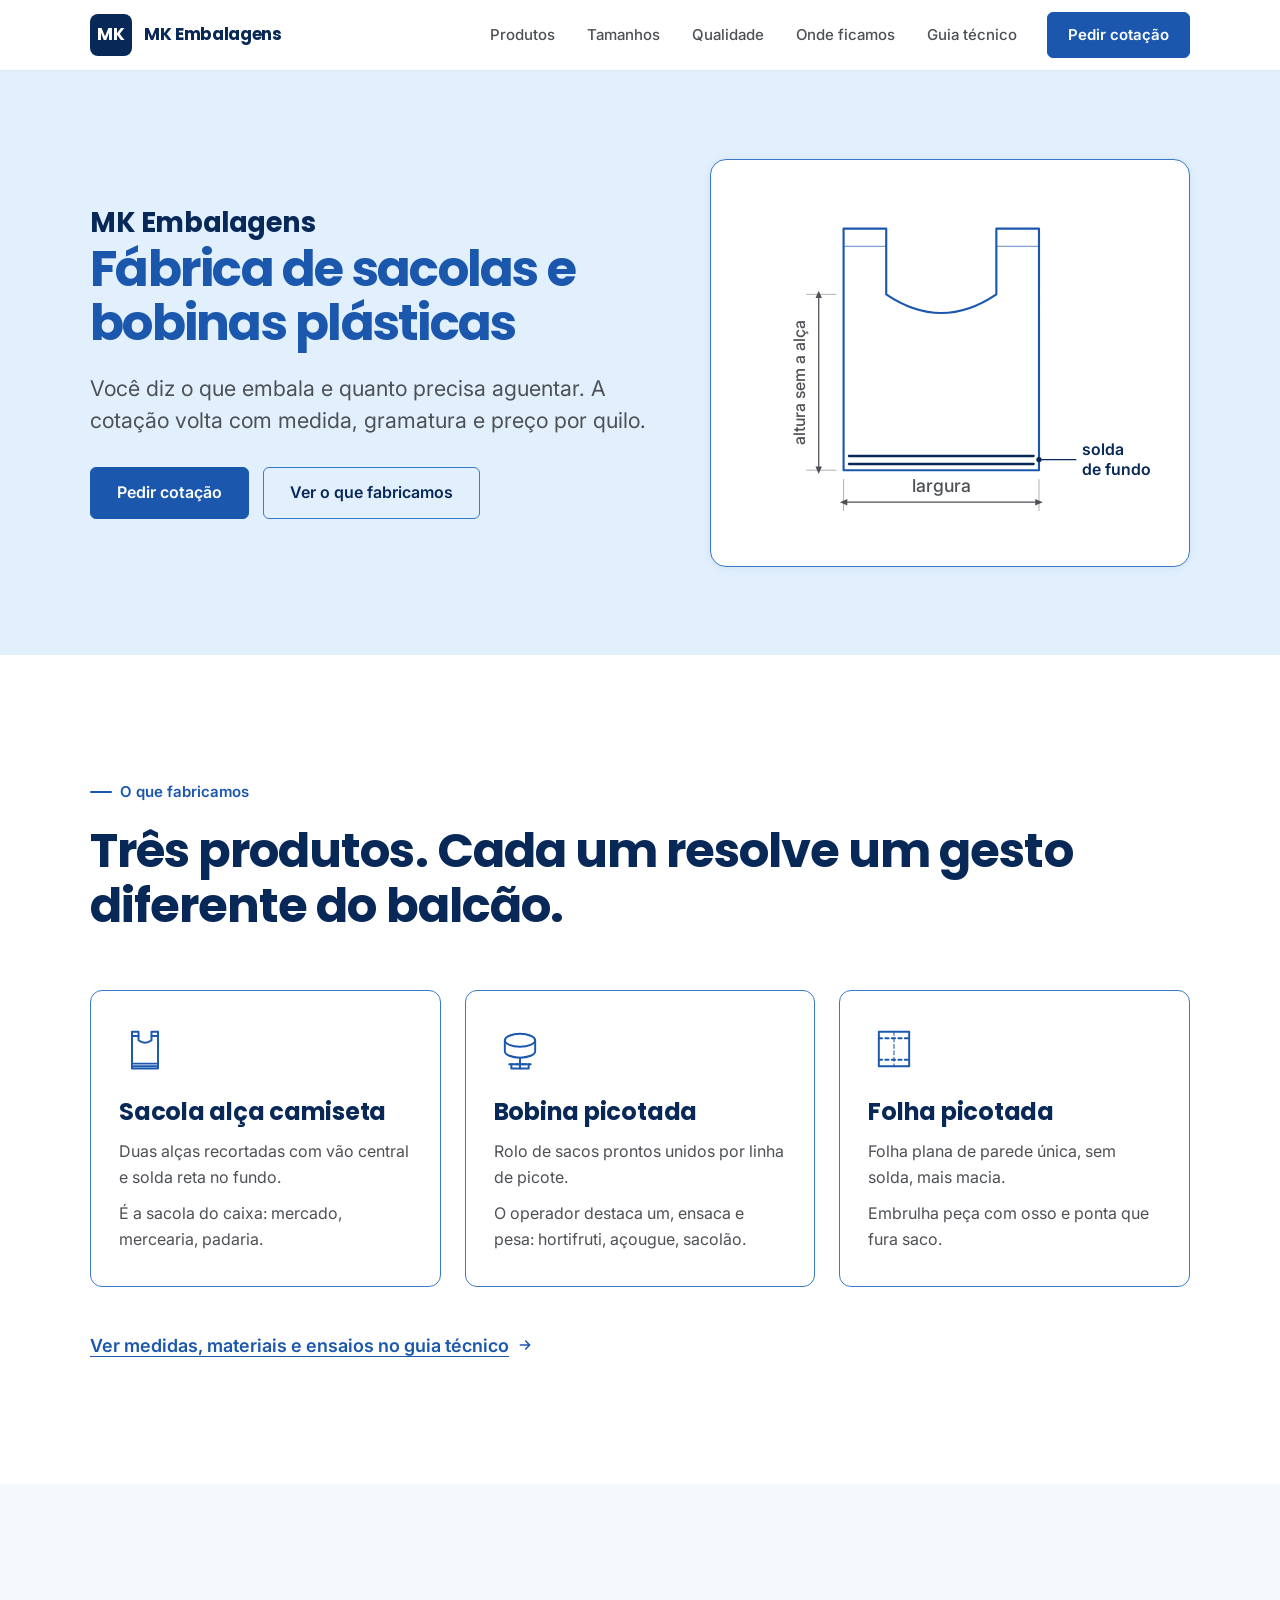
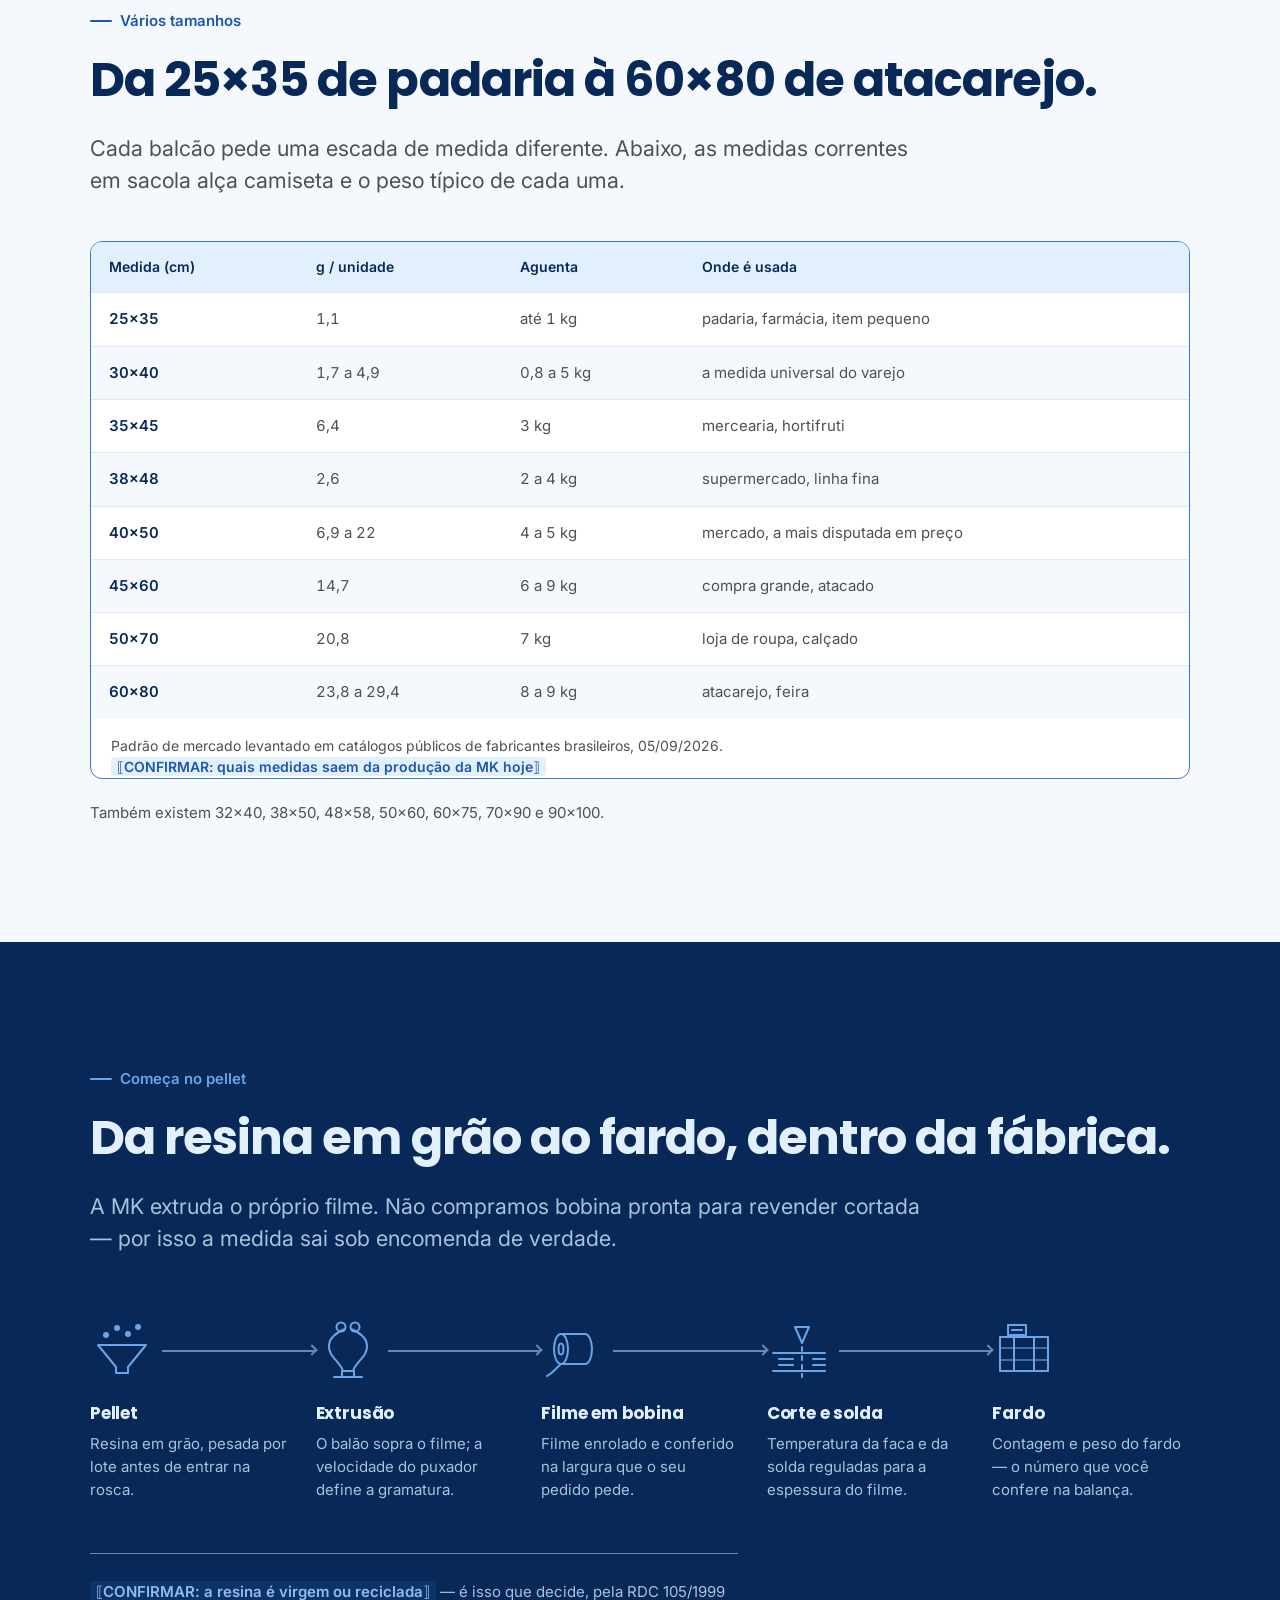
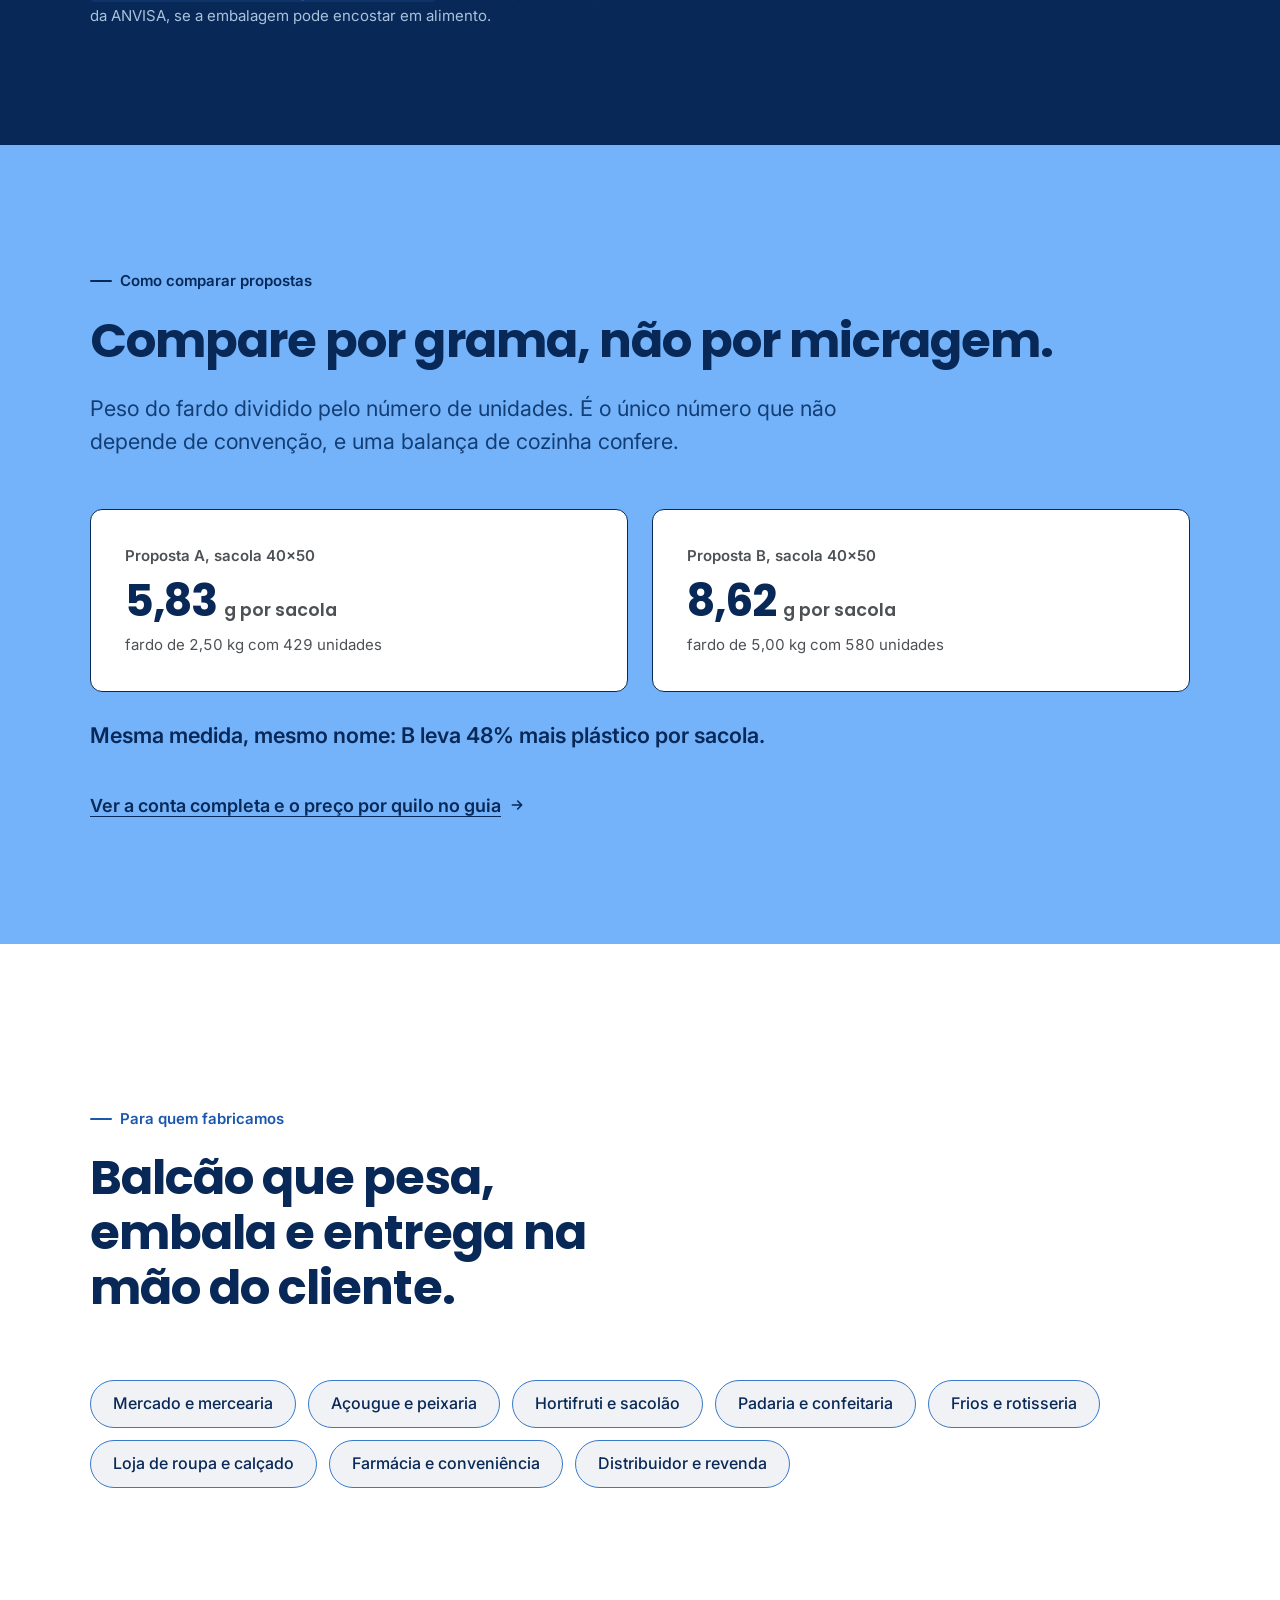
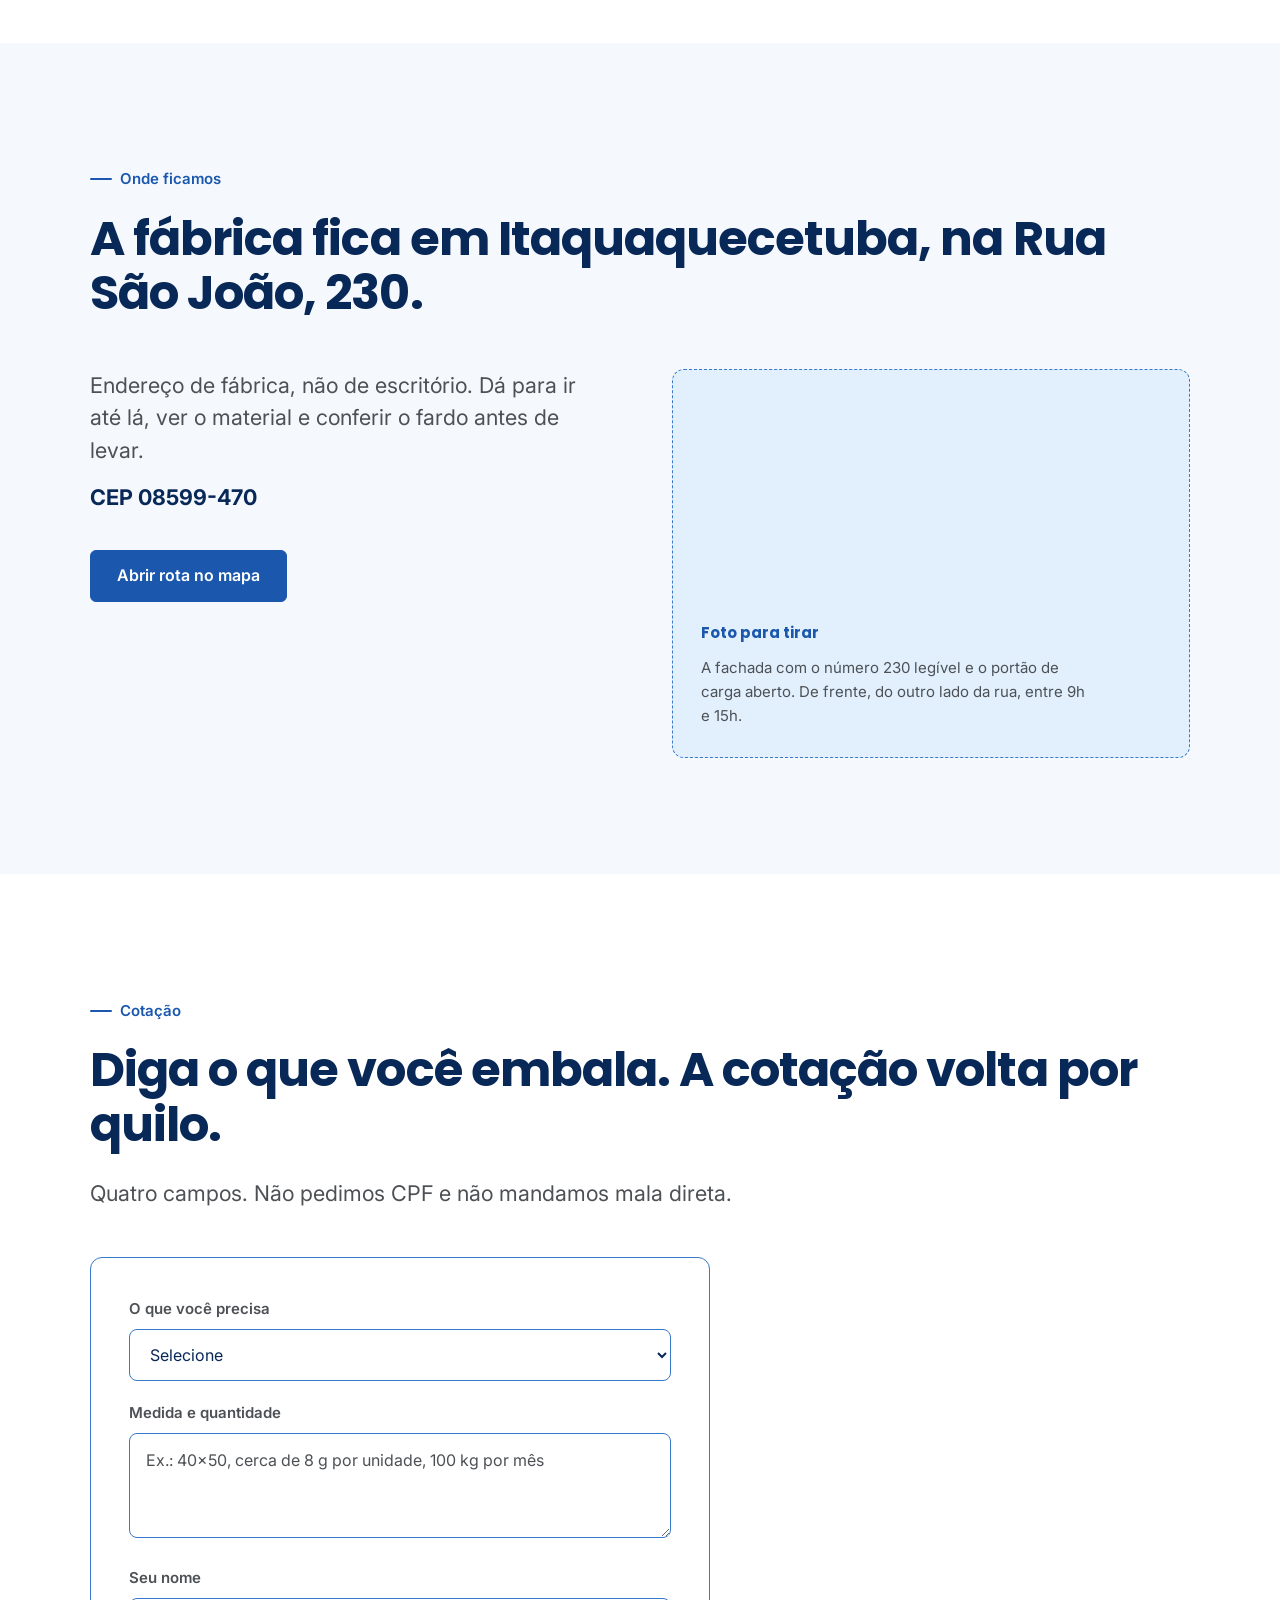
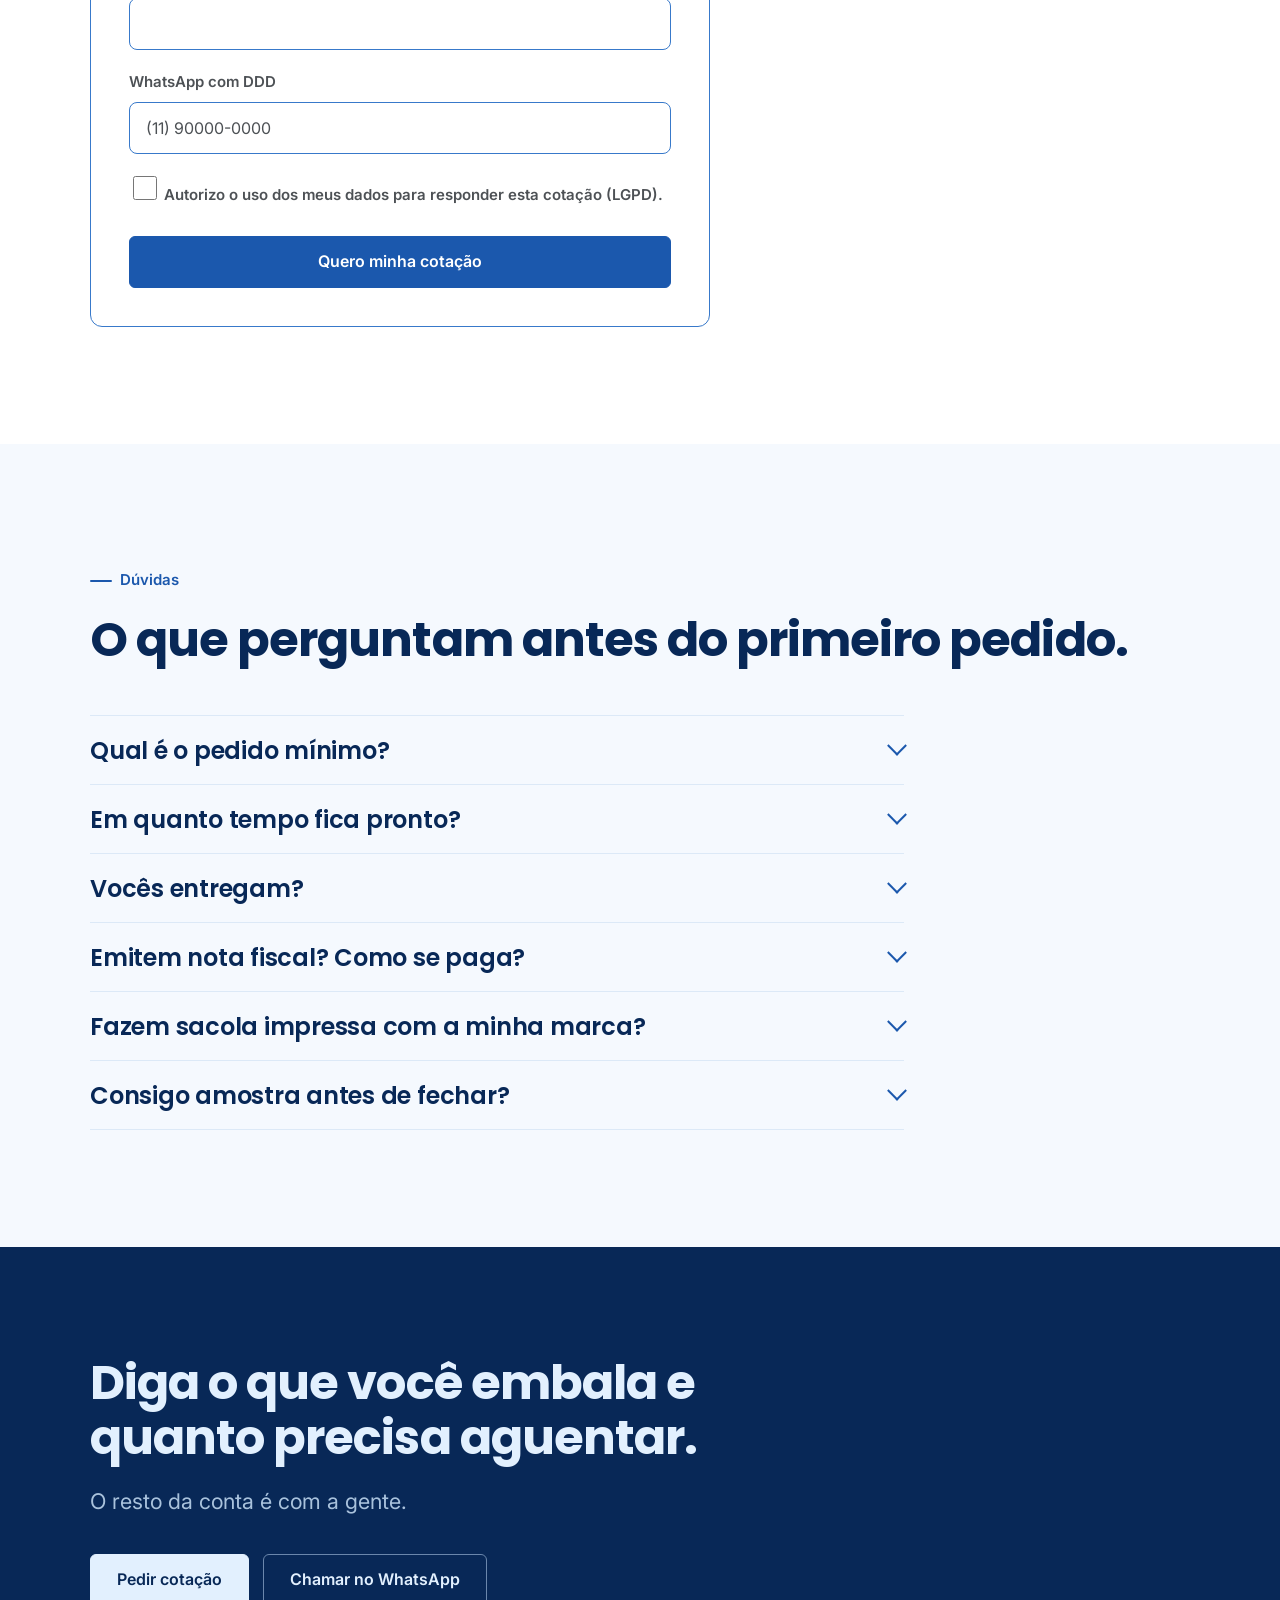
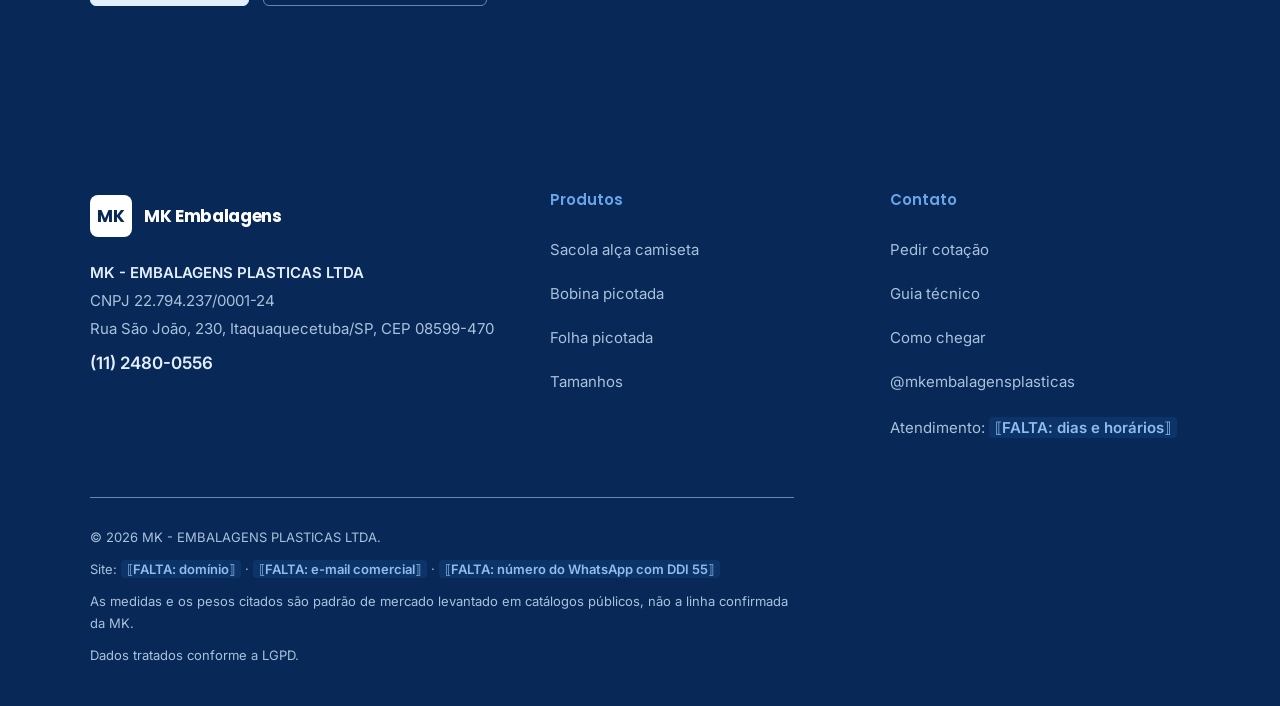
<file: index.html>
<!DOCTYPE html>
<html lang="pt-BR">
<head>
<meta charset="utf-8">
<meta name="viewport" content="width=device-width, initial-scale=1, viewport-fit=cover">
<title>MK Embalagens — fábrica de sacolas e bobinas plásticas</title>
<meta name="description" content="Sacola alça camiseta, bobina picotada e folha picotada. Você diz o que embala e quanto precisa aguentar; a cotação volta com medida, gramatura e preço por quilo.">
<meta name="theme-color" content="#E2F0FE">
<meta name="robots" content="noindex,nofollow"><!-- RASCUNHO: trocar para index,follow só quando o site for oficial e estiver no domínio da MK -->
<!-- SEM <link rel="canonical"> e SEM url/@id no JSON-LD: o domínio ainda não foi
     confirmado no registro.br em nome da empresa. Apontar canonical para um
     domínio de terceiro tira a página do índice e atribui a empresa ao site errado.
     Quando o domínio existir, adicione aqui e no JSON-LD. -->

<link rel="preconnect" href="https://fonts.googleapis.com">
<link rel="preconnect" href="https://fonts.gstatic.com" crossorigin>
<link href="https://fonts.googleapis.com/css2?family=Poppins:wght@600;700&family=Inter:wght@400;500;600&display=swap" rel="stylesheet">

<style>
/* =========================================================================
   MK EMBALAGENS v5 — PALETA AZUL E BRANCO (espelho de tokens.css)
   Ponto de partida: o azul do logo #74B3F9 medido pelo cores.py em mk-logo.jpg.
   Ele virou FUNDO de faixa — como texto dá 2,19 sobre branco e reprova.
   Nenhum hex é preto: a tinta do site é #082857.
   ========================================================================= */
:root{color-scheme:light;
  --surface:#FFFFFF; --surface-2:#F5F9FE; --surface-3:#E2F0FE; --surface-4:#C9E2FB;
  --band:#74B3F9; --deep:#082857;
  --ink:#082857; --ink-2:#4D5155;
  --cta:#1B58AD; --cta-hover:#0F3F86; --cta-ink:#FFFFFF; --cta-off:#5C7291;
  --accent:#1B58AD;
  --line:#3879CA; --hairline:#DCE9F7; --focus:#1B58AD;
  --mark-bg:#E2F0FE; --mark-ink:#1B58AD;
  --wa:#25D366; --wa-ring:#004B26; --wa-halo:#FFFFFF; --wa-ink:#062B14;

  --font-display:"Poppins","Century Gothic","Futura","Trebuchet MS",system-ui,sans-serif;
  --font-body:"Inter",-apple-system,BlinkMacSystemFont,"Segoe UI",Roboto,"Helvetica Neue",Arial,sans-serif;
  --h1:clamp(2.0625rem,1.28rem + 2.45vw,3.125rem);
  --h2:clamp(1.75rem,1.20rem + 2.30vw,3rem);
  --h3:clamp(1.1875rem,1.06rem + .55vw,1.5rem);
  --lead:clamp(1.125rem,1.03rem + .40vw,1.375rem);
  --body:clamp(1.0625rem,1.02rem + .20vw,1.125rem);
  --lh-display:1.08; --lh-h2:1.14; --measure:64ch;
  --r-6:6px; --r-8:8px; --r-12:12px; --r-16:16px; --r-pill:999px;
  --pad-sec:clamp(88px,6vw + 40px,160px);
  --pad-sec-lg:clamp(112px,9vw + 40px,208px);
  --gap:24px; --maxw:1180px;
  --shadow:0 1px 10px rgba(8,40,87,.08);
}
/* escopos: o mesmo componente REMEDIDO em cada superfície */
.on-band{ --ink:#082857; --ink-2:#123E75; --line:#082857; --accent:#082857;
          --focus:#082857; --surface:#FFFFFF; }
/* bloco escuro #082857 — cada componente remedido AQUI, nao herdado do claro.
   ink 12,49 · ink-2 7,88 · accent 5,56 · borda 3,92 · botao claro 12,49
   foco #3879CA: 3,28 no fundo escuro E 3,81 sobre o proprio botao claro.
   (o #69A4E7 nao serve de foco: sobre o botao #E2F0FE mede 2,25 e some) */
.on-deep{ --surface:#082857; --surface-2:#082857; --surface-3:#0D3468;
          --ink:#E2F0FE; --ink-2:#A9C2DC; --line:#6B87AC; --accent:#69A4E7;
          --focus:#3879CA; --hairline:#2A4A78;
          --cta:#E2F0FE; --cta-ink:#082857; --cta-hover:#FFFFFF; --cta-off:#5D7398;
          --mark-bg:#0D3468; --mark-ink:#8FBDF0; --shadow:none; }

@media (prefers-color-scheme:dark) and (min-width:99999px){
  :root{
    --surface:#0B1A2E; --surface-2:#0F2440; --surface-3:#143055; --surface-4:#1A3D6B;
    --deep:#050F1C;
    --ink:#E2F0FE; --ink-2:#A9C2DC;
    --cta:#69A4E7; --cta-ink:#082857; --cta-hover:#8FBDF0; --cta-off:#7096C9;
    --accent:#69A4E7; --line:#7DAFED; --hairline:#1E3554; --focus:#69A4E7;
    --mark-bg:rgba(255,255,255,.10); --mark-ink:#8FBDF0;
    --wa-halo:#E2F0FE; --shadow:0 1px 10px rgba(0,0,0,.45);
  }
  .on-band{ --ink:#082857; --ink-2:#123E75; --line:#082857; --accent:#082857;
            --focus:#082857; --surface:#FFFFFF;
            --cta:#1B58AD; --cta-ink:#FFFFFF; --cta-hover:#0F3F86;
            --mark-bg:#E2F0FE; --mark-ink:#1B58AD; }
  .on-deep{ --ink:#E2F0FE; --ink-2:#A9C2DC; --line:#7DAFED; --accent:#69A4E7;
            --focus:#69A4E7; --cta:#69A4E7; --cta-ink:#082857; --cta-hover:#8FBDF0; }
}

/* ---------- base ---------- */
*,*::before,*::after{box-sizing:border-box}
html{-webkit-text-size-adjust:100%; scroll-behavior:smooth}
@media (prefers-reduced-motion:reduce){ html{scroll-behavior:auto} }
body{
  margin:0; background:var(--surface); color:var(--ink);
  font-family:var(--font-body); font-size:var(--body); line-height:1.62;
  font-synthesis-weight:none; overflow-x:hidden;
}
img,svg{max-width:100%; display:block}
h1,h2,h3{font-family:var(--font-display); font-weight:700; margin:0; color:var(--ink)}
h1{font-size:var(--h1); line-height:var(--lh-display); letter-spacing:-.025em}
h2{font-size:var(--h2); line-height:var(--lh-h2); letter-spacing:-.02em}
h3{font-size:var(--h3); line-height:1.25; letter-spacing:-.01em}
p{margin:0}
a{color:inherit}
:focus-visible{outline:3px solid var(--focus); outline-offset:3px; border-radius:2px}

.wrap{width:100%; max-width:var(--maxw); margin-inline:auto; padding-inline:20px}
@media(min-width:760px){ .wrap{padding-inline:40px} }
section{padding-block:var(--pad-sec)}
.bg-1{background:var(--surface)}
.bg-2{background:var(--surface-2)}
.bg-3{background:var(--surface-3)}
.band{background:var(--band)}
.lead{font-size:var(--lead); line-height:1.5; color:var(--ink-2); max-width:var(--measure)}
.sr{position:absolute;width:1px;height:1px;overflow:hidden;clip:rect(0 0 0 0);white-space:nowrap}
.skip{position:absolute;left:12px;top:-72px;z-index:99;background:var(--deep);color:#fff;
  padding:14px 20px;border-radius:var(--r-8);text-decoration:none;transition:top .15s}
.skip:focus{top:12px}

.eyebrow{
  display:inline-flex; align-items:center; gap:8px;
  font-size:.9375rem; font-weight:600; letter-spacing:0; color:var(--accent); margin-bottom:20px;
}
.eyebrow::before{content:""; width:22px; height:2px; background:currentColor; border-radius:2px}

/* ---------- botões ---------- */
.btn{
  display:inline-flex; align-items:center; justify-content:center; gap:10px;
  min-height:52px; padding:14px 26px; border-radius:var(--r-6);
  font-family:var(--font-body); font-size:1rem; font-weight:600; line-height:1.2;
  text-decoration:none; cursor:pointer; border:1px solid transparent;
  transition:background-color .16s, border-color .16s;
}
.btn-1{background:var(--cta); color:var(--cta-ink); border-color:var(--cta)}
.btn-1:hover{background:var(--cta-hover); border-color:var(--cta-hover)}
.btn-1[disabled]{background:var(--cta-off); border-color:var(--cta-off); color:#fff; cursor:not-allowed}
.btn-2{background:transparent; color:var(--ink); border-color:var(--line)}
.btn-2:hover{border-color:var(--ink)}
.btns{display:flex; flex-wrap:wrap; gap:14px; margin-top:36px}
.link-x{
  display:inline-flex; align-items:center; gap:8px; min-height:44px;
  color:var(--accent); font-weight:600; text-decoration:underline;
  text-underline-offset:4px; text-decoration-thickness:1px;
}

/* ---------- header ---------- */
.hd{position:sticky; top:0; z-index:40; background:var(--surface);
    border-bottom:1px solid var(--hairline)}
.hd-in{display:flex; align-items:center; gap:16px; min-height:70px}
.brand{display:flex; align-items:center; gap:12px; text-decoration:none;
  margin-right:auto; min-height:44px; padding-block:4px; color:var(--ink)}
/* ⟦trocar pelo arquivo do logo em PNG transparente quando ele chegar⟧
   Monograma provisório derivado da marca — não altera o logo do cliente. */
.mono{
  width:42px; height:42px; flex:none; border-radius:var(--r-8);
  background:var(--deep); color:#fff;
  font-family:var(--font-display); font-weight:700; font-size:1.0625rem;
  display:grid; place-items:center; letter-spacing:-.02em;
}
.brand b{font-family:var(--font-display); font-size:1.0625rem; font-weight:700; letter-spacing:-.02em}
.nav{display:none; gap:4px}
@media(min-width:1020px){ .nav{display:flex} }
.nav a{display:inline-flex; align-items:center; min-height:44px; padding:0 14px;
  font-size:.9375rem; font-weight:500; color:var(--ink-2); text-decoration:none;
  border-radius:var(--r-6)}
.nav a:hover{color:var(--ink); background:var(--surface-3)}
.hd .btn{min-height:46px; padding:10px 20px; font-size:.9375rem}
@media(max-width:539px){
  .hd .btn{padding:10px 16px; font-size:.875rem; min-height:44px}
  .brand b{font-size:.9375rem}
  .mono{width:38px; height:38px; font-size:1rem}
}

/* ---------- 1 · hero ---------- */
.hero{padding-block:clamp(56px,5vw + 24px,96px) clamp(64px,5vw + 24px,104px); overflow:hidden}
.hero-grid{display:grid; gap:clamp(40px,4.5vw,64px)}
@media(min-width:940px){ .hero-grid{grid-template-columns:1.08fr .92fr; align-items:center} }
/* medida em ch: forca o H1 a 3 linhas (1 do nome + 2 da descricao).
   o texto do H1 nao mudou — mudou o tamanho e a medida. */
.hero h1{max-width:20ch; letter-spacing:-.035em}
.h1-a{display:block; color:var(--ink); font-size:.55em;
      letter-spacing:-.015em; margin-bottom:.16em}   /* 12,49 sobre #E2F0FE */
.h1-b{display:block; color:var(--cta)}                /*  5,95 sobre #E2F0FE */
.hero .lead{margin-top:22px; max-width:44ch}
.hero .btns{margin-top:30px}
/* moldura do protagonista: fio de 1px, uma sombra tingida de azul */
.frame{background:var(--surface); border:1px solid var(--line);
  border-radius:var(--r-16); padding:clamp(16px,2vw,26px); box-shadow:var(--shadow)}

/* ---------- 2 · produtos ---------- */
.cards{display:grid; gap:20px; margin-top:56px}
@media(min-width:720px){ .cards{grid-template-columns:repeat(3,1fr); gap:24px} }
.card{background:var(--surface); border:1px solid var(--line);
  border-radius:var(--r-12); padding:32px 28px 34px}
.card svg{color:var(--cta); margin-bottom:22px}
.card h3{margin-bottom:12px}
.card p{color:var(--ink-2); font-size:1rem}
.card p + p{margin-top:10px}

/* ---------- 3 · tabela ---------- */
.tbl-scroll{margin-top:44px; overflow-x:auto; -webkit-overflow-scrolling:touch;
  border:1px solid var(--line); border-radius:var(--r-12); background:var(--surface)}
table{border-collapse:collapse; width:100%; min-width:640px; font-size:.9375rem}
caption{caption-side:bottom; text-align:left; padding:16px 20px 0;
  font-size:.875rem; line-height:1.55; color:var(--ink-2); max-width:78ch}
th,td{padding:14px 18px; text-align:left; border-bottom:1px solid var(--hairline)}
thead th{background:var(--surface-3); color:var(--ink); font-weight:600;
  font-size:.875rem; letter-spacing:0; white-space:nowrap}
tbody tr:nth-child(even){background:var(--surface-2)}
tbody tr:last-child td{border-bottom:0}
td:first-child{font-weight:600; font-variant-numeric:tabular-nums; white-space:nowrap}
td:nth-child(2),td:nth-child(3){font-variant-numeric:tabular-nums; white-space:nowrap; color:var(--ink-2)}
td:last-child{color:var(--ink-2)}
.hint{display:flex; align-items:center; gap:8px; margin-top:14px;
  font-size:.8125rem; color:var(--ink-2)}
@media(min-width:800px){ .hint{display:none} }
.note{margin-top:22px; font-size:.9375rem; color:var(--ink-2); max-width:var(--measure)}
.falta{font-weight:600; color:var(--mark-ink); background:var(--mark-bg);
  border-radius:4px; padding:1px 6px; overflow-wrap:anywhere;
  box-decoration-break:clone; -webkit-box-decoration-break:clone}

/* ---------- 4 · comeca no pellet · BLOCO ESCURO ---------- */
.bg-deep{background:var(--deep)}
.bg-deep .lead{color:var(--ink-2)}
/* a linha de producao: trilho vertical no telefone, horizontal a partir de 900px.
   o desenho e o protagonista da pagina — traco claro sobre o fundo #082857. */
.linha{margin-top:clamp(48px,5vw,76px); display:grid; list-style:none; margin-bottom:0;
  padding:0}
.etapa{position:relative; display:grid; grid-template-columns:64px 1fr;
  gap:20px; align-items:start; padding-bottom:36px}
.etapa:last-child{padding-bottom:0}
.etapa::before{content:""; position:absolute; left:31px; top:66px; bottom:2px;
  width:2px; background:var(--line)}
.etapa::after{content:""; position:absolute; left:27px; bottom:2px;
  width:8px; height:8px; transform:rotate(45deg);
  border-right:2px solid var(--line); border-bottom:2px solid var(--line)}
.etapa:last-child::before,.etapa:last-child::after{display:none}
.etapa svg{width:64px; height:64px; color:var(--accent)}
.etapa b{display:block; font-family:var(--font-display); font-size:1.0625rem;
  font-weight:700; letter-spacing:-.01em; color:var(--ink); line-height:1.25}
.etapa span{display:block; margin-top:8px; font-size:.9375rem; line-height:1.55;
  color:var(--ink-2); max-width:36ch}
@media(min-width:900px){
  .linha{grid-template-columns:repeat(5,1fr); gap:28px}
  .etapa{grid-template-columns:1fr; gap:20px; padding-bottom:0}
  .etapa::before{left:72px; right:-28px; top:31px; bottom:auto; width:auto; height:2px}
  .etapa::after{left:auto; right:-28px; top:27px; bottom:auto; transform:rotate(-45deg)}
  .etapa span{max-width:24ch}
}
.rdc{margin-top:clamp(40px,4vw,56px); padding-top:26px;
  border-top:1px solid var(--line); font-size:.9375rem; line-height:1.6;
  color:var(--ink-2); max-width:72ch}

/* ---------- 5 · comparar (faixa azul do logo) ---------- */
.cmp{margin-top:52px; display:grid; gap:20px}
@media(min-width:720px){ .cmp{grid-template-columns:1fr 1fr; gap:24px} }
.cmp-c{background:var(--surface); border:1px solid var(--line);
  border-radius:var(--r-12); padding:clamp(24px,3vw,34px)}
.cmp-t{font-size:.9375rem; letter-spacing:0; color:#4D5155; font-weight:600}                    /* 8,00 no card branco */
.cmp-n{font-family:var(--font-display); font-weight:700;
  font-size:clamp(2rem,4vw,2.75rem); line-height:1.05; letter-spacing:-.03em;
  color:#082857; margin-top:10px}                    /* 14,47 no card branco */
.cmp-n small{font-size:.4em; font-weight:600; color:#4D5155; letter-spacing:0}
.cmp-d{margin-top:8px; font-size:.9375rem; color:#4D5155; font-variant-numeric:tabular-nums}
.verdict{grid-column:1/-1; margin-top:4px; font-size:var(--lead);
  font-weight:600; color:var(--ink); line-height:1.45; max-width:var(--measure)}

/* ---------- 6 · segmentos (a seção que é quase só título) ---------- */
.sec-air{padding-block:var(--pad-sec-lg)}
.sec-air h2{max-width:16ch}
.chips{display:flex; flex-wrap:wrap; gap:12px; margin-top:clamp(48px,5vw,72px)}
/* fill em alfa .06 (decorativo); a BORDA é sólida — a borda em alfa .14
   compõe em 1,32 e reprova o mínimo 3,0 de componente. */
.chip{display:inline-flex; align-items:center; min-height:48px; padding:0 22px;
  border:1px solid var(--line); border-radius:var(--r-pill);
  background:rgba(8,40,87,.06); font-size:1rem; font-weight:500; color:var(--ink)}
@media (prefers-color-scheme:dark) and (min-width:99999px){ .chip{background:rgba(255,255,255,.08)} }

/* ---------- 7 · onde ---------- */
.onde{display:grid; gap:clamp(40px,5vw,64px); margin-top:48px}
@media(min-width:900px){ .onde{grid-template-columns:1fr 1fr; align-items:start} }
.shot{aspect-ratio:4/3; border:1px dashed var(--line); border-radius:var(--r-12);
  background:var(--surface-3); padding:28px; display:flex; flex-direction:column;
  justify-content:flex-end; gap:10px}
.shot b{font-family:var(--font-display); font-size:.9375rem; letter-spacing:0; color:var(--accent)}
.shot p{font-size:.9375rem; color:var(--ink-2); max-width:44ch}
.addr{margin-top:16px; font-size:var(--lead); line-height:1.45}

/* ---------- 8 · form ---------- */
.form{margin-top:48px; max-width:620px; display:grid; gap:20px;
  border:1px solid var(--line); border-radius:var(--r-12);
  background:var(--surface); padding:clamp(24px,3vw,40px)}
.f label{display:block; font-size:.9375rem; font-weight:600; color:var(--ink-2); margin-bottom:8px}
.f input,.f select,.f textarea{width:100%; font-family:var(--font-body); font-size:1rem;
  color:var(--ink); background:var(--surface); border:1px solid var(--line);
  border-radius:var(--r-8); padding:14px 16px; min-height:52px}
.f textarea{resize:vertical; line-height:1.55}
.f input::placeholder,.f textarea::placeholder{color:var(--ink-2)}   /* 8,00 */
.consent{display:flex; gap:14px; align-items:flex-start; font-size:.9375rem; color:var(--ink-2);cursor:pointer}
.consent input{width:24px; height:24px; min-height:24px; flex:none; margin-top:2px;
  accent-color:var(--cta)}
.form .btn-1{width:100%}

/* ---------- 9 · dúvidas ---------- */
.faq{margin-top:48px; max-width:74ch; border-top:1px solid var(--hairline)}
.faq details{border-bottom:1px solid var(--hairline)}
.faq summary{display:flex; align-items:center; justify-content:space-between; gap:20px;
  min-height:68px; padding:18px 0; cursor:pointer; list-style:none;
  font-family:var(--font-display); font-size:var(--h3); font-weight:600;
  letter-spacing:-.01em; line-height:1.3}
.faq summary::-webkit-details-marker{display:none}
.faq summary::after{content:""; flex:none; width:14px; height:14px;
  border-right:2px solid var(--accent); border-bottom:2px solid var(--accent);
  transform:rotate(45deg) translate(-3px,-3px); transition:transform .18s}
.faq details[open] summary::after{transform:rotate(225deg) translate(-3px,-3px)}
.faq .ans{padding:0 0 26px; color:var(--ink-2); max-width:62ch}

/* ---------- 10 · faixa de CTA · 2o bloco escuro ---------- */
.faixa h2{max-width:20ch}
.faixa{padding-block:clamp(80px,6vw + 32px,128px)}

/* ---------- 11 · rodapé · o ÚNICO ponto escuro do site ---------- */
.ft{background:var(--deep); color:var(--ink); padding-block:clamp(64px,6vw,96px) 40px}
.ft-grid{display:grid; gap:40px}
@media(min-width:800px){ .ft-grid{grid-template-columns:1.4fr 1fr 1fr} }
.ft .mono{background:#FFFFFF; color:#082857}
.ft h3{font-size:.9375rem; letter-spacing:0; color:var(--accent); margin-bottom:18px; font-weight:600}
.ft address{font-style:normal; color:var(--ink-2); display:grid; gap:4px;
  font-size:.9375rem; line-height:1.6; overflow-wrap:anywhere}
.ft address b{color:var(--ink); font-weight:600}
.ft ul{list-style:none; margin:0; padding:0}
.ft ul a{display:inline-flex; align-items:center; min-height:44px;
  color:var(--ink-2); text-decoration:none; font-size:.9375rem}
.ft ul a:hover{color:var(--ink); text-decoration:underline; text-underline-offset:4px}
.ft-tel{display:inline-flex; align-items:center; min-height:44px; color:var(--ink);
  font-weight:600; text-decoration:none; font-size:1.0625rem}
.ft-legal{margin-top:56px; padding-top:28px; border-top:1px solid var(--line);
  font-size:.8125rem; line-height:1.7; color:var(--ink-2); display:grid; gap:10px; max-width:88ch}

/* ---------- WhatsApp flutuante ---------- */
.wa{position:fixed; right:16px; bottom:16px; z-index:50;
  width:60px; height:60px; border-radius:var(--r-pill); background:var(--wa);
  color:var(--wa-ink); display:grid; place-items:center; text-decoration:none;
  /* anel interno resolve o 1.4.11 em toda superfície clara e na faixa azul;
     anel externo resolve sobre o rodapé escuro */
  box-shadow:0 0 0 2px var(--wa-ring), 0 0 0 5px var(--wa-halo);
  opacity:0; visibility:hidden; transform:translateY(12px);
  transition:opacity .2s, transform .2s, visibility .2s}
body.rolou .wa{opacity:1; visibility:visible; transform:none}
@media(prefers-reduced-motion:reduce){ .wa{transition:none} }

/* ---------- movimento: só com permissão, nunca opacity:0 inline ---------- */
@media (prefers-reduced-motion:no-preference){
  @keyframes sobe{from{opacity:0; transform:translateY(16px)} to{opacity:1; transform:none}}
  .hero h1{animation:sobe .5s ease-out both}
  .hero .lead{animation:sobe .5s .07s ease-out both}
  .hero .btns{animation:sobe .5s .14s ease-out both}
  .hero .frame{animation:sobe .6s .1s ease-out both}
}
</style>
</head>
<body>

<a class="skip" href="#conteudo">Pular para o conteúdo</a>

<header class="hd">
  <div class="wrap hd-in">
    <a class="brand" href="#topo">
      <span class="mono" aria-hidden="true">MK</span>
      <b>MK Embalagens</b>
    </a>
    <nav class="nav" aria-label="Principal">
      <a href="#produtos">Produtos</a>
      <a href="#tamanhos">Tamanhos</a>
      <a href="#qualidade">Qualidade</a>
      <a href="#onde">Onde ficamos</a>
      <a href="guia.html">Guia técnico</a>
    </nav>
    <a class="btn btn-1" href="#cotacao">Pedir cotação</a>
  </div>
</header>

<main id="conteudo">

<!-- ══ 1 · HERO ══════════════════════════════════════════════════════════ -->
<section class="hero bg-3" id="topo">
  <div class="wrap hero-grid">
    <div>
      <h1>
        <span class="h1-a">MK Embalagens</span>
        <span class="h1-b">Fábrica de sacolas e bobinas plásticas</span>
      </h1>
      <p class="lead">Você diz o que embala e quanto precisa aguentar. A cotação volta com medida, gramatura e preço por quilo.</p>
      <div class="btns">
        <a class="btn btn-1" href="#cotacao">Pedir cotação</a>
        <a class="btn btn-2" href="#produtos">Ver o que fabricamos</a>
      </div>
    </div>

    <!-- protagonista visual: ficha cotada em SVG.
         Trocável por foto do produto quando ela existir. -->
    <div class="frame">
      <svg viewBox="0 0 480 400" role="img" aria-labelledby="tFicha" style="width:100%;height:auto">
        <title id="tFicha">Desenho cotado de sacola alça camiseta: as cotas de largura e de altura sem a alça, e a solda de fundo</title>
        <defs>
          <marker id="a1" markerWidth="8" markerHeight="8" refX="4" refY="4" orient="auto">
            <path d="M7 4 1 1.4v5.2z" fill="#4D5155"/></marker>
          <marker id="a2" markerWidth="8" markerHeight="8" refX="4" refY="4" orient="auto">
            <path d="M1 4 7 1.4v5.2z" fill="#4D5155"/></marker>
        </defs>
        <!-- corpo da sacola alça camiseta · #1B58AD = 6,89 sobre branco -->
        <path d="M120 320 L120 48 L168 48 L168 122 Q230 164 292 122 L292 48 L340 48 L340 320 Z"
              fill="none" stroke="#1B58AD" stroke-width="2.4"
              stroke-linejoin="round" stroke-linecap="round"/>
        <path d="M120 68 L168 68 M292 68 L340 68" stroke="#1B58AD" stroke-width="1.6" opacity=".55"/>
        <!-- solda de fundo · #082857 = 14,47 sobre branco -->
        <path d="M126 304 L334 304 M126 313 L334 313" stroke="#082857" stroke-width="2.6" stroke-linecap="round"/>
        <!-- cota horizontal · largura -->
        <path d="M120 356 L340 356" stroke="#4D5155" stroke-width="1.4"
              marker-start="url(#a2)" marker-end="url(#a1)"/>
        <path d="M120 330 L120 366 M340 330 L340 366" stroke="#4D5155" stroke-width="1" opacity=".5"/>
        <text x="230" y="345" text-anchor="middle" fill="#4D5155"
              font-family="Inter,Arial,sans-serif" font-size="20" font-weight="500">largura</text>
        <!-- cota vertical · altura sem a alça -->
        <path d="M92 122 L92 320" stroke="#4D5155" stroke-width="1.4"
              marker-start="url(#a2)" marker-end="url(#a1)"/>
        <path d="M78 122 L112 122 M78 320 L112 320" stroke="#4D5155" stroke-width="1" opacity=".5"/>
        <text x="76" y="221" text-anchor="middle" fill="#4D5155" transform="rotate(-90 76 221)"
              font-family="Inter,Arial,sans-serif" font-size="18" font-weight="500">altura sem a alça</text>
        <!-- chamada da solda -->
        <path d="M340 308 L382 308" stroke="#082857" stroke-width="1.4"/>
        <circle cx="340" cy="308" r="3" fill="#082857"/>
        <text x="388" y="303" fill="#082857" font-family="Inter,Arial,sans-serif"
              font-size="18" font-weight="600">solda</text>
        <text x="388" y="325" fill="#082857" font-family="Inter,Arial,sans-serif"
              font-size="18" font-weight="600">de fundo</text>
      </svg>
    </div>
  </div>
</section>

<!-- ══ 2 · O QUE FABRICAMOS ══════════════════════════════════════════════ -->
<section class="bg-1" id="produtos">
  <div class="wrap">
    <p class="eyebrow">O que fabricamos</p>
    <h2>Três produtos. Cada um resolve um gesto diferente do balcão.</h2>

    <div class="cards">
      <article class="card">
        <svg width="52" height="52" viewBox="0 0 48 48" fill="none" stroke="currentColor"
             stroke-width="1.8" stroke-linejoin="round" stroke-linecap="round" aria-hidden="true">
          <path d="M12 42V8h6v8q6 4.5 12 0V8h6v34z"/>
          <path d="M12 12h6M30 12h6"/><path d="M13.5 37.5h21M13.5 40h21"/>
        </svg>
        <h3>Sacola alça camiseta</h3>
        <p>Duas alças recortadas com vão central e solda reta no fundo.</p>
        <p>É a sacola do caixa: mercado, mercearia, padaria.</p>
      </article>

      <article class="card">
        <svg width="52" height="52" viewBox="0 0 48 48" fill="none" stroke="currentColor"
             stroke-width="1.8" stroke-linejoin="round" stroke-linecap="round" aria-hidden="true">
          <ellipse cx="24" cy="16" rx="14" ry="6"/>
          <path d="M10 16v10c0 3.3 6.3 6 14 6s14-2.7 14-6V16"/>
          <path d="M24 32v10"/><path d="M14 38h20" stroke-dasharray="3 3"/>
          <path d="M16 42h16v-4H16z"/>
        </svg>
        <h3>Bobina picotada</h3>
        <p>Rolo de sacos prontos unidos por linha de picote.</p>
        <p>O operador destaca um, ensaca e pesa: hortifruti, açougue, sacolão.</p>
      </article>

      <article class="card">
        <svg width="52" height="52" viewBox="0 0 48 48" fill="none" stroke="currentColor"
             stroke-width="1.8" stroke-linejoin="round" stroke-linecap="round" aria-hidden="true">
          <path d="M10 8h28v32H10z"/>
          <path d="M10 14h28M10 34h28" stroke-dasharray="3 3"/>
          <path d="M24 8v32" stroke-dasharray="3 3" opacity=".55"/>
        </svg>
        <h3>Folha picotada</h3>
        <p>Folha plana de parede única, sem solda, mais macia.</p>
        <p>Embrulha peça com osso e ponta que fura saco.</p>
      </article>
    </div>

    <p style="margin-top:36px">
      <a class="link-x" href="guia.html">Ver medidas, materiais e ensaios no guia técnico
        <svg width="16" height="16" viewBox="0 0 24 24" fill="none" stroke="currentColor"
             stroke-width="2.4" stroke-linecap="round" stroke-linejoin="round" aria-hidden="true">
          <path d="M5 12h13M13 6l6 6-6 6"/></svg></a>
    </p>
  </div>
</section>

<!-- ══ 3 · VÁRIOS TAMANHOS ═══════════════════════════════════════════════ -->
<section class="bg-2" id="tamanhos">
  <div class="wrap">
    <p class="eyebrow">Vários tamanhos</p>
    <h2>Da 25×35 de padaria à 60×80 de atacarejo.</h2>
    <p class="lead" style="margin-top:24px">Cada balcão pede uma escada de medida diferente. Abaixo, as medidas correntes em sacola alça camiseta e o peso típico de cada uma.</p>

    <div class="tbl-scroll">
      <table>
        <caption>Padrão de mercado levantado em catálogos públicos de fabricantes brasileiros, 05/09/2026. <span class="falta">⟦CONFIRMAR: quais medidas saem da produção da MK hoje⟧</span></caption>
        <thead>
          <tr><th scope="col">Medida (cm)</th><th scope="col">g / unidade</th><th scope="col">Aguenta</th><th scope="col">Onde é usada</th></tr>
        </thead>
        <tbody>
          <tr><td>25×35</td><td>1,1</td><td>até 1 kg</td><td>padaria, farmácia, item pequeno</td></tr>
          <tr><td>30×40</td><td>1,7 a 4,9</td><td>0,8 a 5 kg</td><td>a medida universal do varejo</td></tr>
          <tr><td>35×45</td><td>6,4</td><td>3 kg</td><td>mercearia, hortifruti</td></tr>
          <tr><td>38×48</td><td>2,6</td><td>2 a 4 kg</td><td>supermercado, linha fina</td></tr>
          <tr><td>40×50</td><td>6,9 a 22</td><td>4 a 5 kg</td><td>mercado, a mais disputada em preço</td></tr>
          <tr><td>45×60</td><td>14,7</td><td>6 a 9 kg</td><td>compra grande, atacado</td></tr>
          <tr><td>50×70</td><td>20,8</td><td>7 kg</td><td>loja de roupa, calçado</td></tr>
          <tr><td>60×80</td><td>23,8 a 29,4</td><td>8 a 9 kg</td><td>atacarejo, feira</td></tr>
        </tbody>
      </table>
    </div>
    <p class="hint">
      <svg width="16" height="16" viewBox="0 0 24 24" fill="none" stroke="currentColor"
           stroke-width="2" stroke-linecap="round" stroke-linejoin="round" aria-hidden="true">
        <path d="M4 12h16M15 7l5 5-5 5M9 17l-5-5 5-5"/></svg>
      Arraste a tabela para o lado
    </p>
    <p class="note">Também existem 32×40, 38×50, 48×58, 50×60, 60×75, 70×90 e 90×100.</p>
  </div>
</section>

<!-- ══════════════════════════════════════════════════════════════
     4 · COMECA NO PELLET · 1o bloco escuro do site
══════════════════════════════════════════════════════════════ -->
<section class="bg-deep on-deep" id="qualidade">
  <div class="wrap">
    <p class="eyebrow">Começa no pellet</p>
    <h2>Da resina em grão ao fardo, dentro da fábrica.</h2>
    <p class="lead" style="margin-top:24px">A MK extruda o próprio filme. Não compramos bobina pronta para revender cortada — por isso a medida sai sob encomenda de verdade.</p>

    <ol class="linha">
      <li class="etapa">
        <svg viewBox="0 0 64 64" fill="none" stroke="currentColor" stroke-width="2" stroke-linecap="round" stroke-linejoin="round" role="img" aria-label="Grãos de resina caindo no funil de alimentação">
          <circle cx="16" cy="16" r="3" fill="currentColor" stroke="none"/>
          <circle cx="27" cy="9" r="3" fill="currentColor" stroke="none"/>
          <circle cx="38" cy="15" r="3" fill="currentColor" stroke="none"/>
          <circle cx="48" cy="8" r="3" fill="currentColor" stroke="none"/>
          <path d="M8 26 H56 L38 48 V54 H26 V48 Z"/>
        </svg>
        <div><b>Pellet</b><span>Resina em grão, pesada por lote antes de entrar na rosca.</span></div>
      </li>

      <li class="etapa">
        <svg viewBox="0 0 64 64" fill="none" stroke="currentColor" stroke-width="2" stroke-linecap="round" stroke-linejoin="round" role="img" aria-label="Balão de filme soprado saindo do cabeçote e entrando nos rolos">
          <path d="M18 58 H46"/>
          <path d="M26 58 V52 H38 V58"/>
          <path d="M27 52 C24 42 12 38 13 26 C14 16 24 12 29 10"/>
          <path d="M37 52 C40 42 52 38 51 26 C50 16 40 12 35 10"/>
          <circle cx="25" cy="8" r="4.5"/>
          <circle cx="39" cy="8" r="4.5"/>
        </svg>
        <div><b>Extrusão</b><span>O balão sopra o filme; a velocidade do puxador define a gramatura.</span></div>
      </li>

      <li class="etapa">
        <svg viewBox="0 0 64 64" fill="none" stroke="currentColor" stroke-width="2" stroke-linecap="round" stroke-linejoin="round" role="img" aria-label="Bobina de filme com o tubete à vista e a folha desenrolando">
          <ellipse cx="20" cy="30" rx="7" ry="15"/>
          <path d="M20 15 H44"/>
          <path d="M20 45 H44"/>
          <path d="M44 15 a7 15 0 0 1 0 30"/>
          <ellipse cx="20" cy="30" rx="2.5" ry="5.5"/>
          <path d="M20 45 C14 50 12 54 6 57"/>
        </svg>
        <div><b>Filme em bobina</b><span>Filme enrolado e conferido na largura que o seu pedido pede.</span></div>
      </li>

      <li class="etapa">
        <svg viewBox="0 0 64 64" fill="none" stroke="currentColor" stroke-width="2" stroke-linecap="round" stroke-linejoin="round" role="img" aria-label="Faca sobre a linha de picote, entre duas barras de solda">
          <path d="M28 8 H42 L35 24 Z"/>
          <path d="M6 34 H58"/>
          <path d="M6 52 H58"/>
          <path d="M12 40 H26"/>
          <path d="M12 46 H26"/>
          <path d="M46 40 H58"/>
          <path d="M46 46 H58"/>
          <path d="M35 28 V58" stroke-dasharray="4 5"/>
        </svg>
        <div><b>Corte e solda</b><span>Temperatura da faca e da solda reguladas para a espessura do filme.</span></div>
      </li>

      <li class="etapa">
        <svg viewBox="0 0 64 64" fill="none" stroke="currentColor" stroke-width="2" stroke-linecap="round" stroke-linejoin="round" role="img" aria-label="Fardo cintado com etiqueta de peso e contagem">
          <path d="M16 6 H34 V16 H16 Z"/>
          <path d="M20 11 H30"/>
          <path d="M25 16 V18"/>
          <path d="M8 18 H56 V52 H8 Z"/>
          <path d="M8 29 H56" opacity=".55"/>
          <path d="M8 41 H56" opacity=".55"/>
          <path d="M22 18 V52"/>
          <path d="M42 18 V52"/>
        </svg>
        <div><b>Fardo</b><span>Contagem e peso do fardo — o número que você confere na balança.</span></div>
      </li>
    </ol>

    <p class="rdc"><span class="falta">⟦CONFIRMAR: a resina é virgem ou reciclada⟧</span> — é isso que decide, pela RDC 105/1999 da ANVISA, se a embalagem pode encostar em alimento.</p>
  </div>
</section>

<!-- ══ 5 · COMO COMPARAR PROPOSTAS ═══════════════════════════════════════ -->
<section class="band on-band" id="comparar">
  <div class="wrap">
    <p class="eyebrow">Como comparar propostas</p>
    <h2>Compare por grama, não por micragem.</h2>
    <p class="lead" style="margin-top:24px">Peso do fardo dividido pelo número de unidades. É o único número que não depende de convenção, e uma balança de cozinha confere.</p>

    <div class="cmp">
      <div class="cmp-c">
        <p class="cmp-t">Proposta A, sacola 40×50</p>
        <p class="cmp-n">5,83 <small>g por sacola</small></p>
        <p class="cmp-d">fardo de 2,50 kg com 429 unidades</p>
      </div>
      <div class="cmp-c">
        <p class="cmp-t">Proposta B, sacola 40×50</p>
        <p class="cmp-n">8,62 <small>g por sacola</small></p>
        <p class="cmp-d">fardo de 5,00 kg com 580 unidades</p>
      </div>
      <p class="verdict">Mesma medida, mesmo nome: B leva 48% mais plástico por sacola.</p>
    </div>

    <p style="margin-top:32px">
      <a class="link-x" href="guia.html#milheiro">Ver a conta completa e o preço por quilo no guia
        <svg width="16" height="16" viewBox="0 0 24 24" fill="none" stroke="currentColor"
             stroke-width="2.4" stroke-linecap="round" stroke-linejoin="round" aria-hidden="true">
          <path d="M5 12h13M13 6l6 6-6 6"/></svg></a>
    </p>
  </div>
</section>

<!-- ══ 6 · PARA QUEM FABRICAMOS · a seção que é quase só título ═══════════ -->
<section class="bg-1 sec-air" id="segmentos">
  <div class="wrap">
    <p class="eyebrow">Para quem fabricamos</p>
    <h2>Balcão que pesa, embala e entrega na mão do cliente.</h2>
    <div class="chips">
      <span class="chip">Mercado e mercearia</span>
      <span class="chip">Açougue e peixaria</span>
      <span class="chip">Hortifruti e sacolão</span>
      <span class="chip">Padaria e confeitaria</span>
      <span class="chip">Frios e rotisseria</span>
      <span class="chip">Loja de roupa e calçado</span>
      <span class="chip">Farmácia e conveniência</span>
      <span class="chip">Distribuidor e revenda</span>
    </div>
  </div>
</section>

<!-- ══ 7 · ONDE FICAMOS ══════════════════════════════════════════════════ -->
<section class="bg-2" id="onde">
  <div class="wrap">
    <p class="eyebrow">Onde ficamos</p>
    <h2>A fábrica fica em Itaquaquecetuba, na Rua São João, 230.</h2>
    <div class="onde">
      <div>
        <p class="lead">Endereço de fábrica, não de escritório. Dá para ir até lá, ver o material e conferir o fardo antes de levar.</p>
        <p class="addr"><b>CEP 08599-470</b></p>
        <div class="btns">
          <a class="btn btn-1" href="https://www.google.com/maps/search/?api=1&amp;query=Rua%20S%C3%A3o%20Jo%C3%A3o%2C%20230%20-%2008599-470"
             target="_blank" rel="noopener">Abrir rota no mapa</a>
        </div>
      </div>
      <div class="shot">
        <b>Foto para tirar</b>
        <p>A fachada com o número 230 legível e o portão de carga aberto. De frente, do outro lado da rua, entre 9h e 15h.</p>
      </div>
    </div>
  </div>
</section>

<!-- ══ 8 · COTAÇÃO ═══════════════════════════════════════════════════════ -->
<section class="bg-1" id="cotacao">
  <div class="wrap">
    <p class="eyebrow">Cotação</p>
    <h2>Diga o que você embala. A cotação volta por quilo.</h2>
    <p class="lead" style="margin-top:24px">Quatro campos. Não pedimos CPF e não mandamos mala direta.</p>

    <!-- ⟦FALTA: destino do formulário — e-mail de recebimento ou serviço de formulário⟧
         Sem endpoint no atributo action, o envio não chega a lugar nenhum. -->
    <form class="form f" method="post" action="">
      <div>
        <label for="f-linha">O que você precisa</label>
        <select id="f-linha" name="linha" required>
          <option value="">Selecione</option>
          <option>Sacola alça camiseta</option>
          <option>Bobina picotada</option>
          <option>Folha picotada</option>
          <option>Mais de uma linha</option>
          <option>Não sei — quero ajuda</option>
        </select>
      </div>
      <div>
        <label for="f-esp">Medida e quantidade</label>
        <textarea id="f-esp" name="especificacao" rows="3"
          placeholder="Ex.: 40×50, cerca de 8 g por unidade, 100 kg por mês"></textarea>
      </div>
      <div>
        <label for="f-nome">Seu nome</label>
        <input id="f-nome" name="nome" type="text" autocomplete="name" required>
      </div>
      <div>
        <label for="f-zap">WhatsApp com DDD</label>
        <input id="f-zap" name="whatsapp" type="tel" inputmode="tel" autocomplete="tel"
               placeholder="(11) 90000-0000" required>
      </div>
      <label class="consent" for="f-ok">
        <input id="f-ok" name="consentimento" type="checkbox" required>
        <span>Autorizo o uso dos meus dados para responder esta cotação (LGPD).</span>
      </label>
      <button class="btn btn-1" type="submit">Quero minha cotação</button>
    </form>
  </div>
</section>

<!-- ══ 9 · DÚVIDAS ═══════════════════════════════════════════════════════ -->
<section class="bg-2" id="duvidas">
  <div class="wrap">
    <p class="eyebrow">Dúvidas</p>
    <h2>O que perguntam antes do primeiro pedido.</h2>
    <div class="faq">
      <details>
        <summary>Qual é o pedido mínimo?</summary>
        <p class="ans"><span class="falta">⟦FALTA: pedido mínimo em quilos⟧</span></p>
      </details>
      <details>
        <summary>Em quanto tempo fica pronto?</summary>
        <p class="ans"><span class="falta">⟦FALTA: prazo de produção em dias úteis⟧</span></p>
      </details>
      <details>
        <summary>Vocês entregam?</summary>
        <p class="ans">A retirada na fábrica é sempre possível, e dá para conferir o fardo antes de levar. <span class="falta">⟦FALTA: raio de entrega em km⟧</span></p>
      </details>
      <details>
        <summary>Emitem nota fiscal? Como se paga?</summary>
        <p class="ans">Sim, toda venda sai com nota. <span class="falta">⟦FALTA: PIX, boleto e prazo para cliente novo⟧</span></p>
      </details>
      <details>
        <summary>Fazem sacola impressa com a minha marca?</summary>
        <p class="ans">A impressão é flexográfica: cada cor é um clichê, e é o clichê que pesa no custo, não o metro impresso. <span class="falta">⟦FALTA: a MK imprime? quantas cores? tiragem mínima?⟧</span></p>
      </details>
      <details>
        <summary>Consigo amostra antes de fechar?</summary>
        <p class="ans"><span class="falta">⟦FALTA: envia amostra? cobra? em qual quantidade?⟧</span></p>
      </details>
    </div>
  </div>
</section>

<!-- ══ 10 · FAIXA DE CTA ═════════════════════════════════════════════════ -->
<section class="bg-deep on-deep faixa">
  <div class="wrap">
    <h2>Diga o que você embala e quanto precisa aguentar.</h2>
    <p class="lead" style="margin-top:20px">O resto da conta é com a gente.</p>
    <div class="btns">
      <a class="btn btn-1" href="#cotacao">Pedir cotação</a>
      <a class="btn btn-2" href="#cotacao">Chamar no WhatsApp</a>
    </div>
  </div>
</section>

</main>

<!-- ══ 11 · RODAPÉ · único lugar com registro, endereço e telefone ════════ -->
<footer class="ft on-deep">
  <div class="wrap">
    <div class="ft-grid">
      <div>
        <a class="brand" href="#topo" style="color:#FFFFFF">
          <span class="mono" aria-hidden="true">MK</span>
          <b>MK Embalagens</b>
        </a>
        <address style="margin-top:20px">
          <b>MK - EMBALAGENS PLASTICAS LTDA</b>
          <span>CNPJ 22.794.237/0001-24</span>
          <span>Rua São João, 230, Itaquaquecetuba/SP, CEP 08599-470</span>
        </address>
        <a class="ft-tel" href="tel:+551124800556">(11) 2480-0556</a>
      </div>
      <div>
        <h3>Produtos</h3>
        <ul>
          <li><a href="#produtos">Sacola alça camiseta</a></li>
          <li><a href="#produtos">Bobina picotada</a></li>
          <li><a href="#produtos">Folha picotada</a></li>
          <li><a href="#tamanhos">Tamanhos</a></li>
        </ul>
      </div>
      <div>
        <h3>Contato</h3>
        <ul>
          <li><a href="#cotacao">Pedir cotação</a></li>
          <li><a href="guia.html">Guia técnico</a></li>
          <li><a href="#onde">Como chegar</a></li>
          <li><a href="https://www.instagram.com/mkembalagensplasticas/" target="_blank" rel="noopener">@mkembalagensplasticas</a></li>
        </ul>
        <p style="font-size:.9375rem;color:var(--ink-2);margin-top:12px">
          Atendimento: <span class="falta">⟦FALTA: dias e horários⟧</span></p>
      </div>
    </div>

    <div class="ft-legal">
      <p>© 2026 MK - EMBALAGENS PLASTICAS LTDA.</p>
      <p>Site: <span class="falta">⟦FALTA: domínio⟧</span> · <span class="falta">⟦FALTA: e-mail comercial⟧</span> · <span class="falta">⟦FALTA: número do WhatsApp com DDI 55⟧</span></p>
      <p>As medidas e os pesos citados são padrão de mercado levantado em catálogos públicos, não a linha confirmada da MK.</p>
      <p>Dados tratados conforme a LGPD.</p>
    </div>
  </div>
</footer>

<a class="wa" id="waFloat" aria-label="Falar com a MK Embalagens no WhatsApp" href="https://wa.me/">
  <svg width="30" height="30" viewBox="0 0 24 24" fill="currentColor" aria-hidden="true">
    <path d="M19.05 4.91A9.82 9.82 0 0 0 12.04 2C6.58 2 2.13 6.45 2.13 11.91c0 1.75.46 3.45 1.32 4.95L2 22l5.25-1.38a9.86 9.86 0 0 0 4.79 1.22h.01c5.46 0 9.9-4.45 9.9-9.91 0-2.65-1.03-5.14-2.9-7.02zM12.05 20.2a8.2 8.2 0 0 1-4.19-1.15l-.3-.18-3.12.82.83-3.04-.2-.31a8.19 8.19 0 0 1-1.26-4.38c0-4.54 3.7-8.23 8.24-8.23 2.2 0 4.27.86 5.82 2.42a8.17 8.17 0 0 1 2.41 5.82c0 4.54-3.7 8.23-8.23 8.23zm4.52-6.16c-.25-.13-1.47-.72-1.69-.81-.23-.08-.39-.12-.56.13-.16.24-.64.8-.78.97-.15.16-.29.18-.53.06-.25-.13-1.05-.39-1.99-1.23-.74-.66-1.24-1.47-1.38-1.72-.15-.25-.02-.38.11-.5.11-.11.25-.29.37-.44.13-.15.17-.25.25-.41.09-.17.04-.31-.02-.44-.06-.12-.56-1.34-.76-1.84-.2-.48-.41-.42-.56-.43h-.48c-.16 0-.43.06-.65.31-.23.25-.86.84-.86 2.05s.88 2.38 1 2.54c.13.17 1.74 2.65 4.2 3.72.59.25 1.05.4 1.4.52.59.19 1.13.16 1.55.1.47-.07 1.47-.6 1.67-1.18.21-.58.21-1.07.15-1.18-.06-.11-.23-.17-.48-.29z"/>
  </svg>
</a>
<noscript><style>.wa{opacity:1;visibility:visible;transform:none}</style></noscript>

<!-- JSON-LD: sem @id e sem url — o domínio ainda não foi confirmado.
     Sem taxID: o registro federal aparece uma única vez, no rodapé visível. -->
<script type="application/ld+json">
{
  "@context":"https://schema.org",
  "@type":"LocalBusiness",
  "additionalType":"https://schema.org/Manufacturer",
  "name":"MK Embalagens",
  "legalName":"MK - EMBALAGENS PLASTICAS LTDA",
  "description":"Fábrica de sacolas plásticas alça camiseta, bobinas picotadas e folhas picotadas.",
  "telephone":"+55-11-2480-0556",
  "address":{
    "@type":"PostalAddress",
    "streetAddress":"Rua São João, 230",
    "addressLocality":"Itaquaquecetuba",
    "addressRegion":"SP",
    "postalCode":"08599-470",
    "addressCountry":"BR"
  },
  "sameAs":["https://www.instagram.com/mkembalagensplasticas/"],
  "makesOffer":[
    {"@type":"Offer","itemOffered":{"@type":"Product","name":"Sacola plástica alça camiseta"}},
    {"@type":"Offer","itemOffered":{"@type":"Product","name":"Bobina picotada"}},
    {"@type":"Offer","itemOffered":{"@type":"Product","name":"Folha picotada"}}
  ]
}
</script>

<script>
/* WhatsApp flutuante: só depois de 420px de rolagem, para não competir com o
   CTA do hero nem entrar no LCP. Sem JS, o <noscript> acima o deixa visível. */
(function(){
  var b=document.body,on=false;
  function chk(){var s=window.scrollY>420; if(s!==on){on=s; b.classList.toggle('rolou',s);}}
  addEventListener('scroll',chk,{passive:true}); chk();
})();
</script>
</body>
</html>
</file>
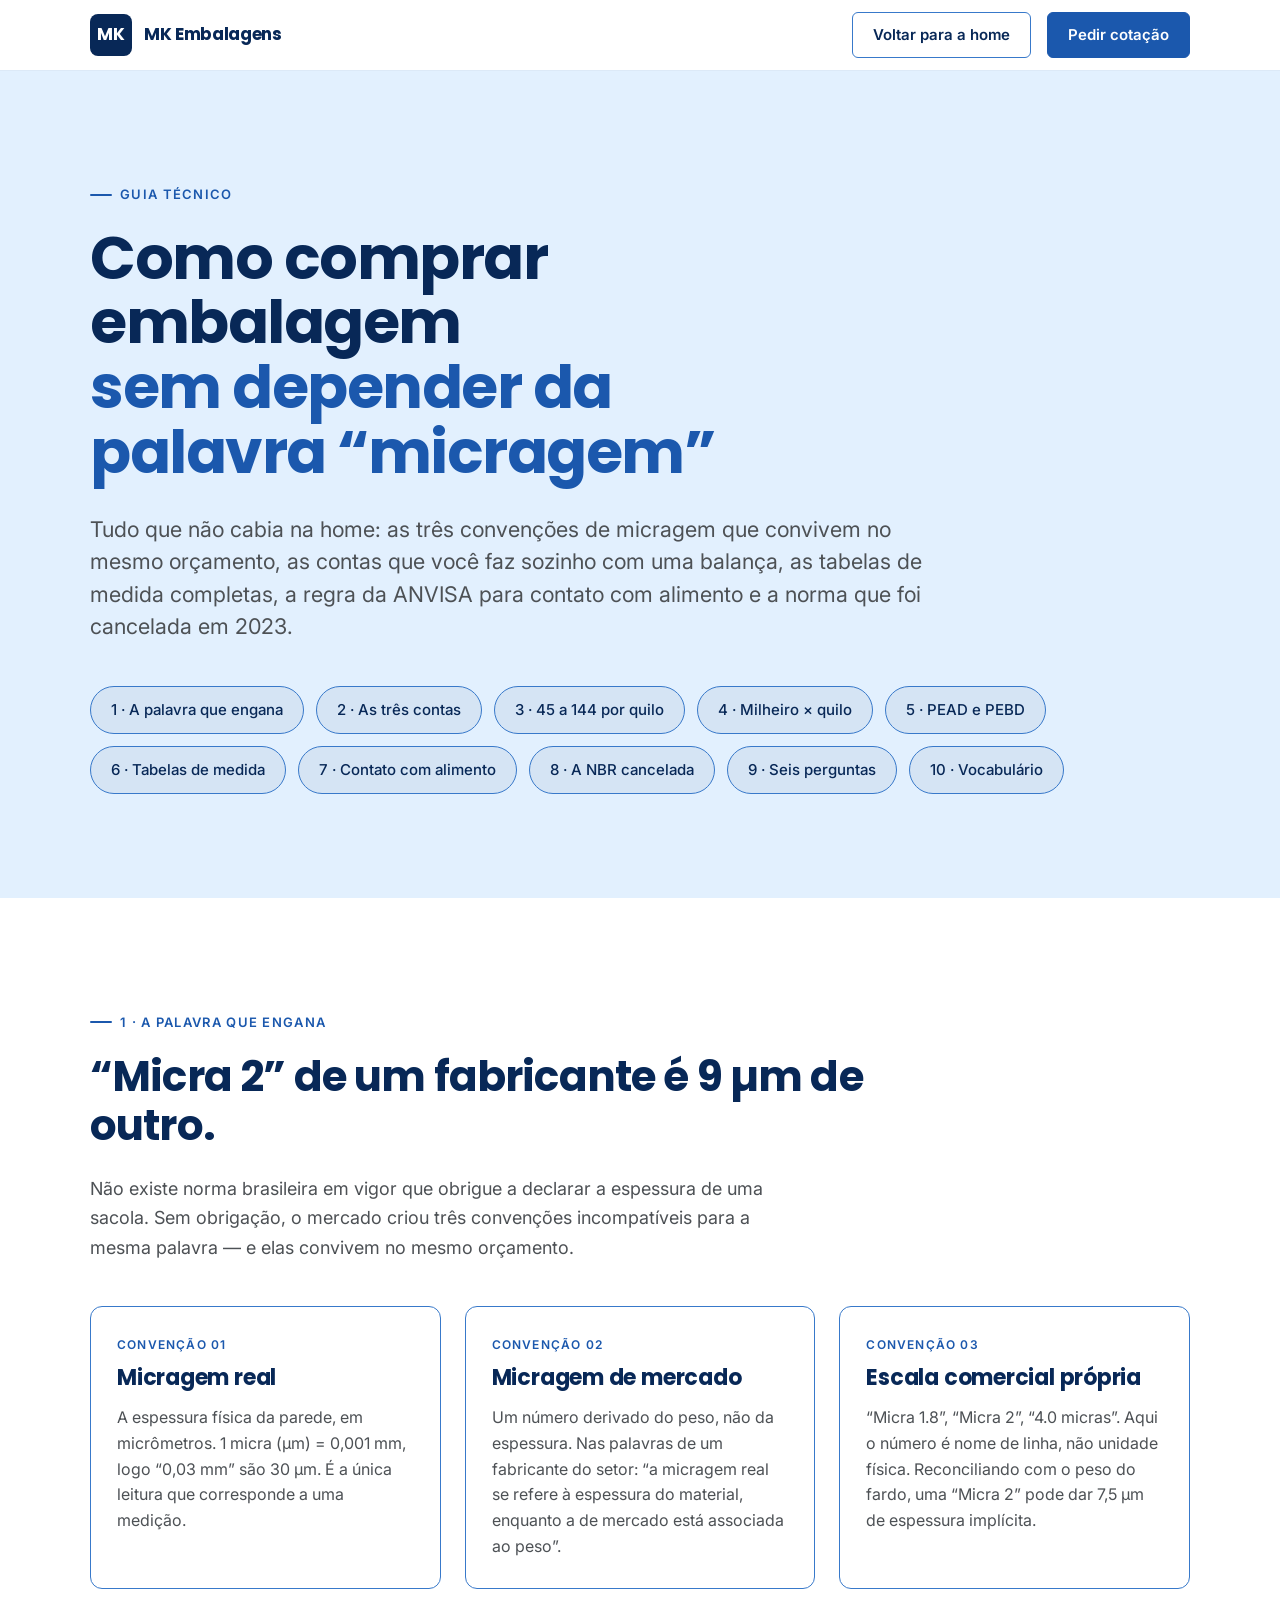
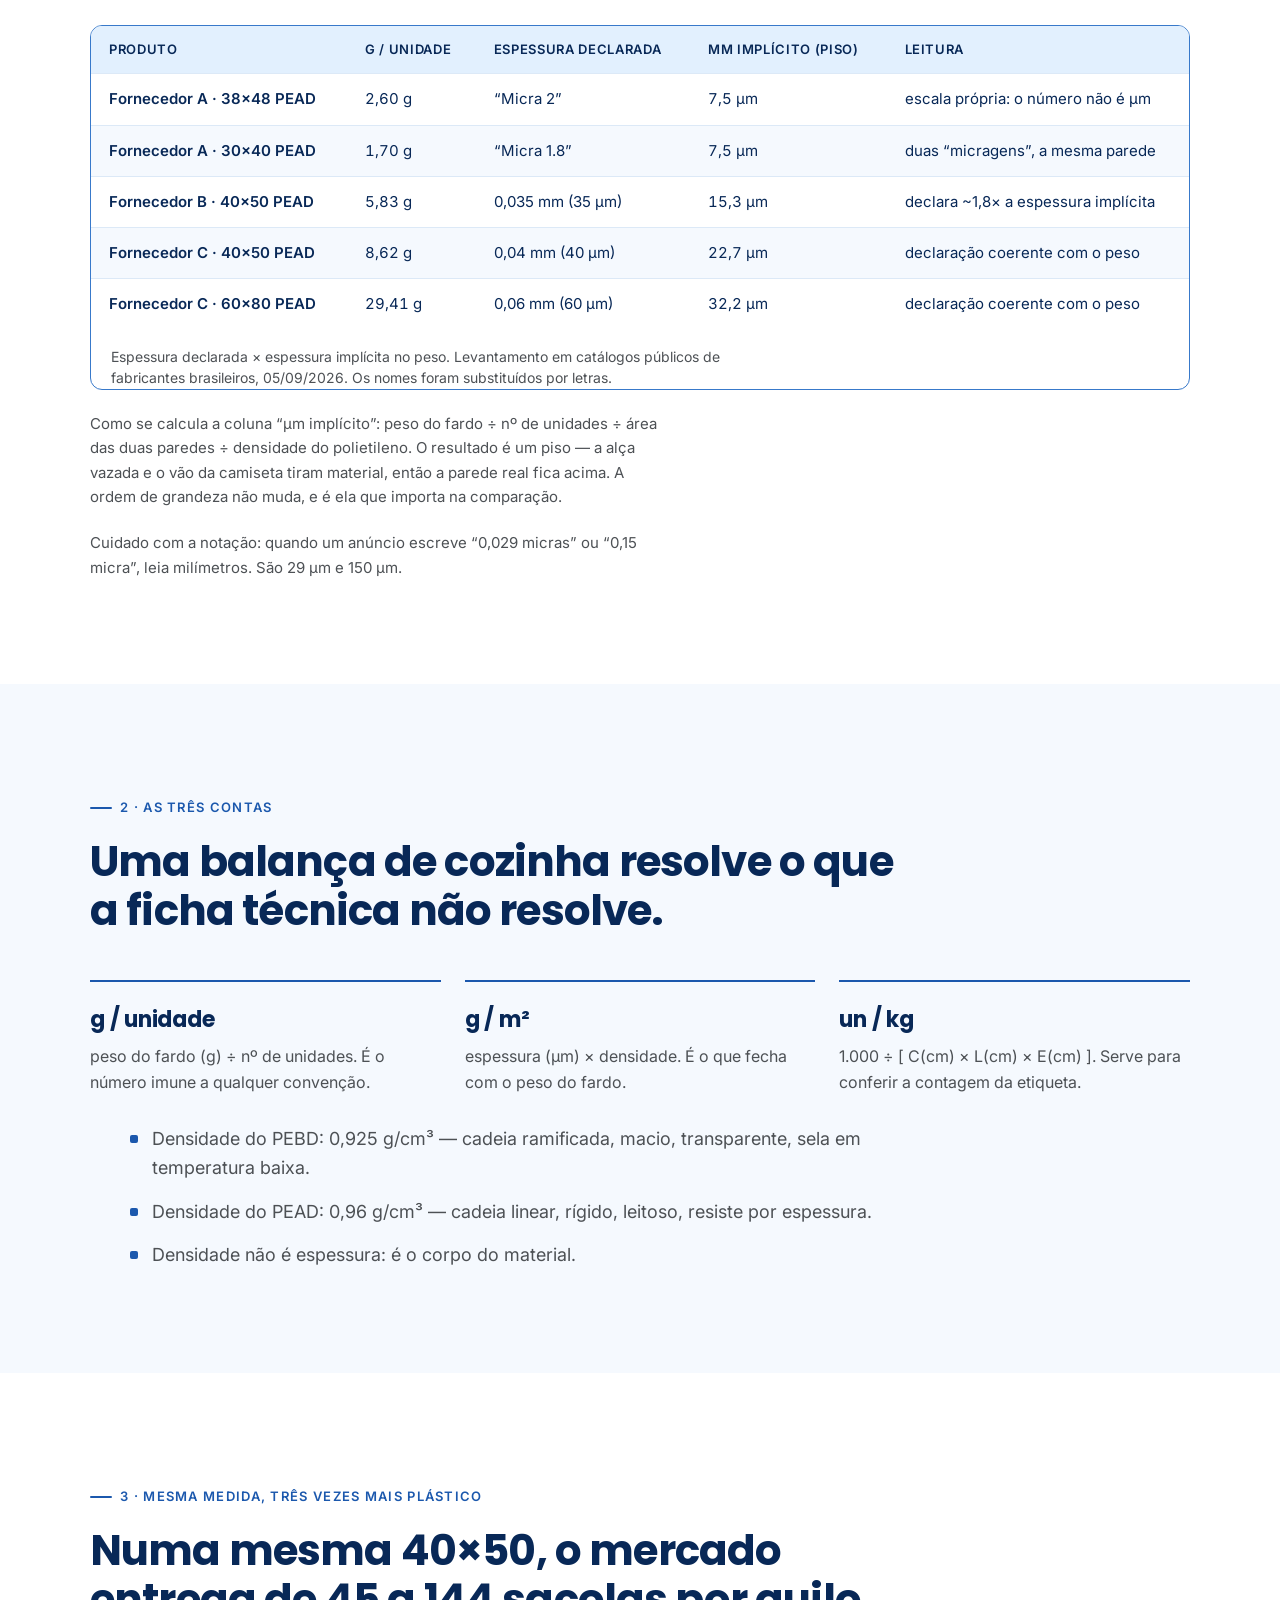
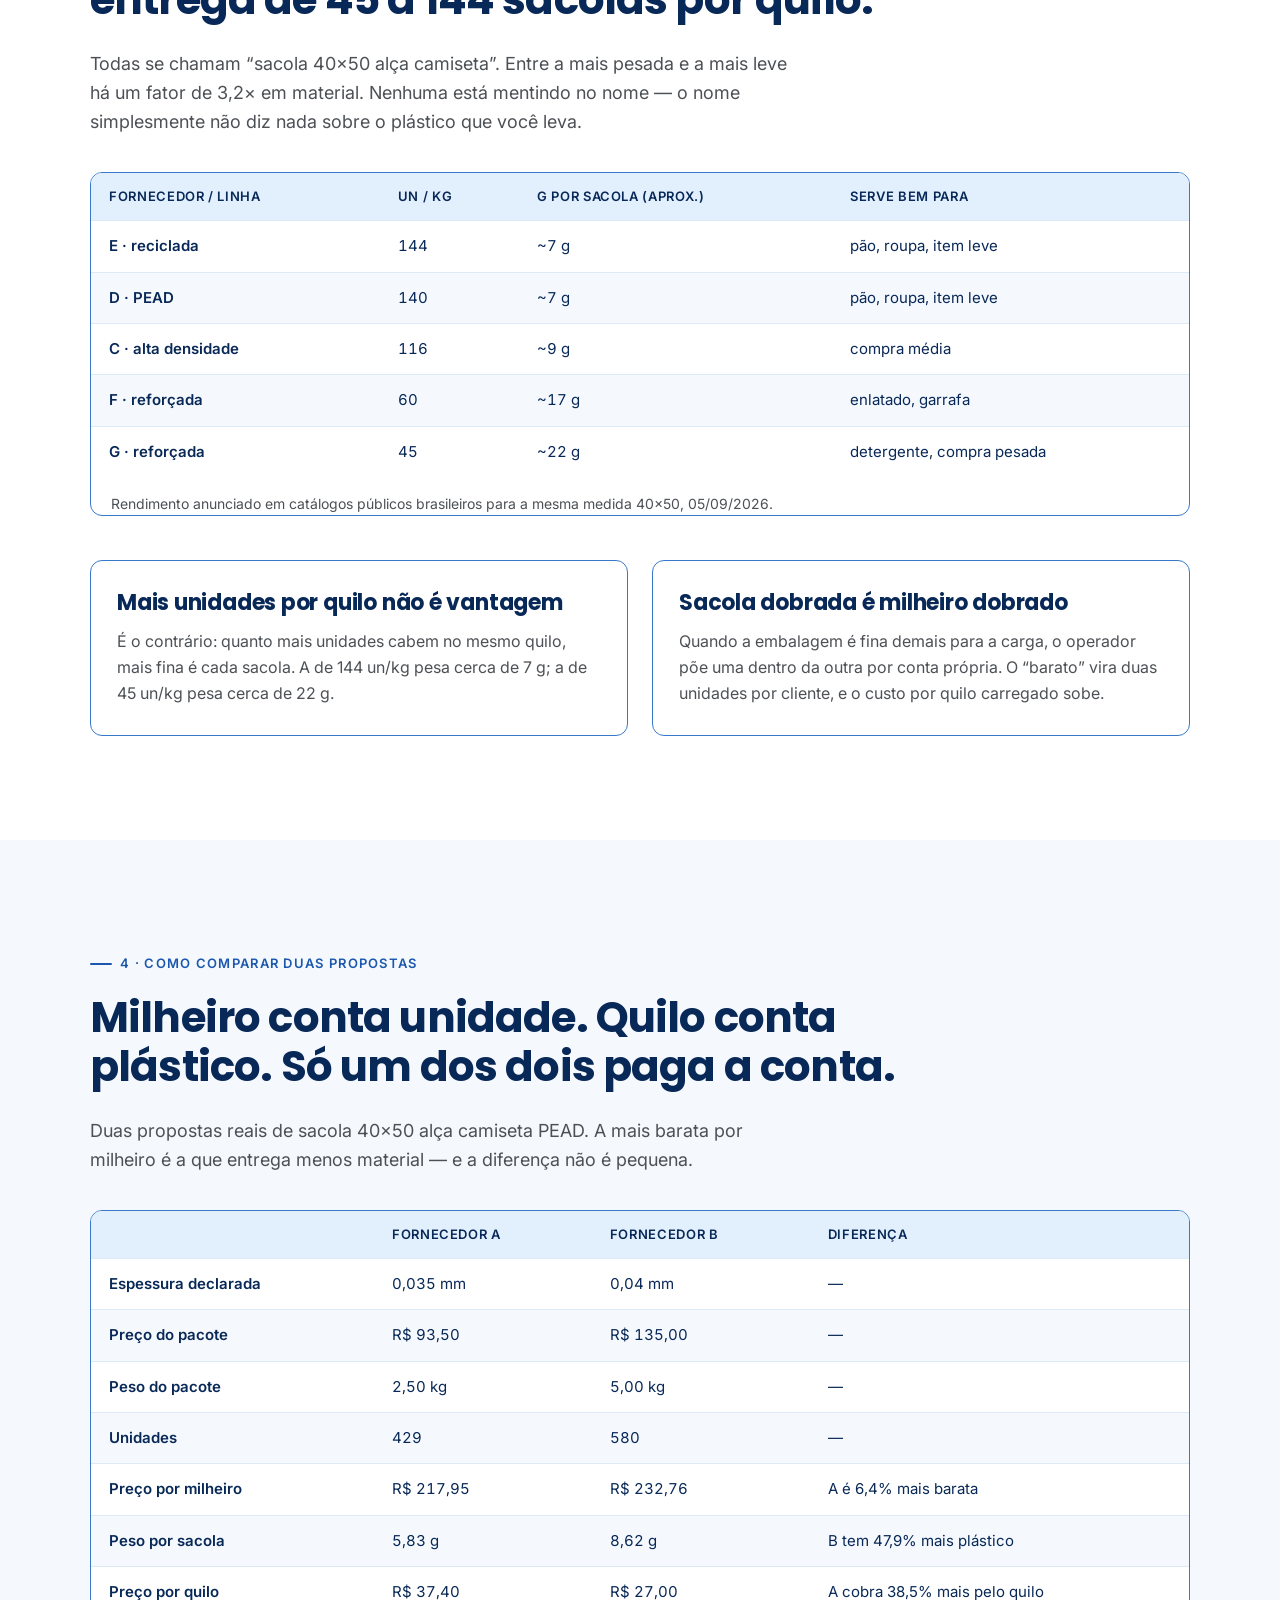
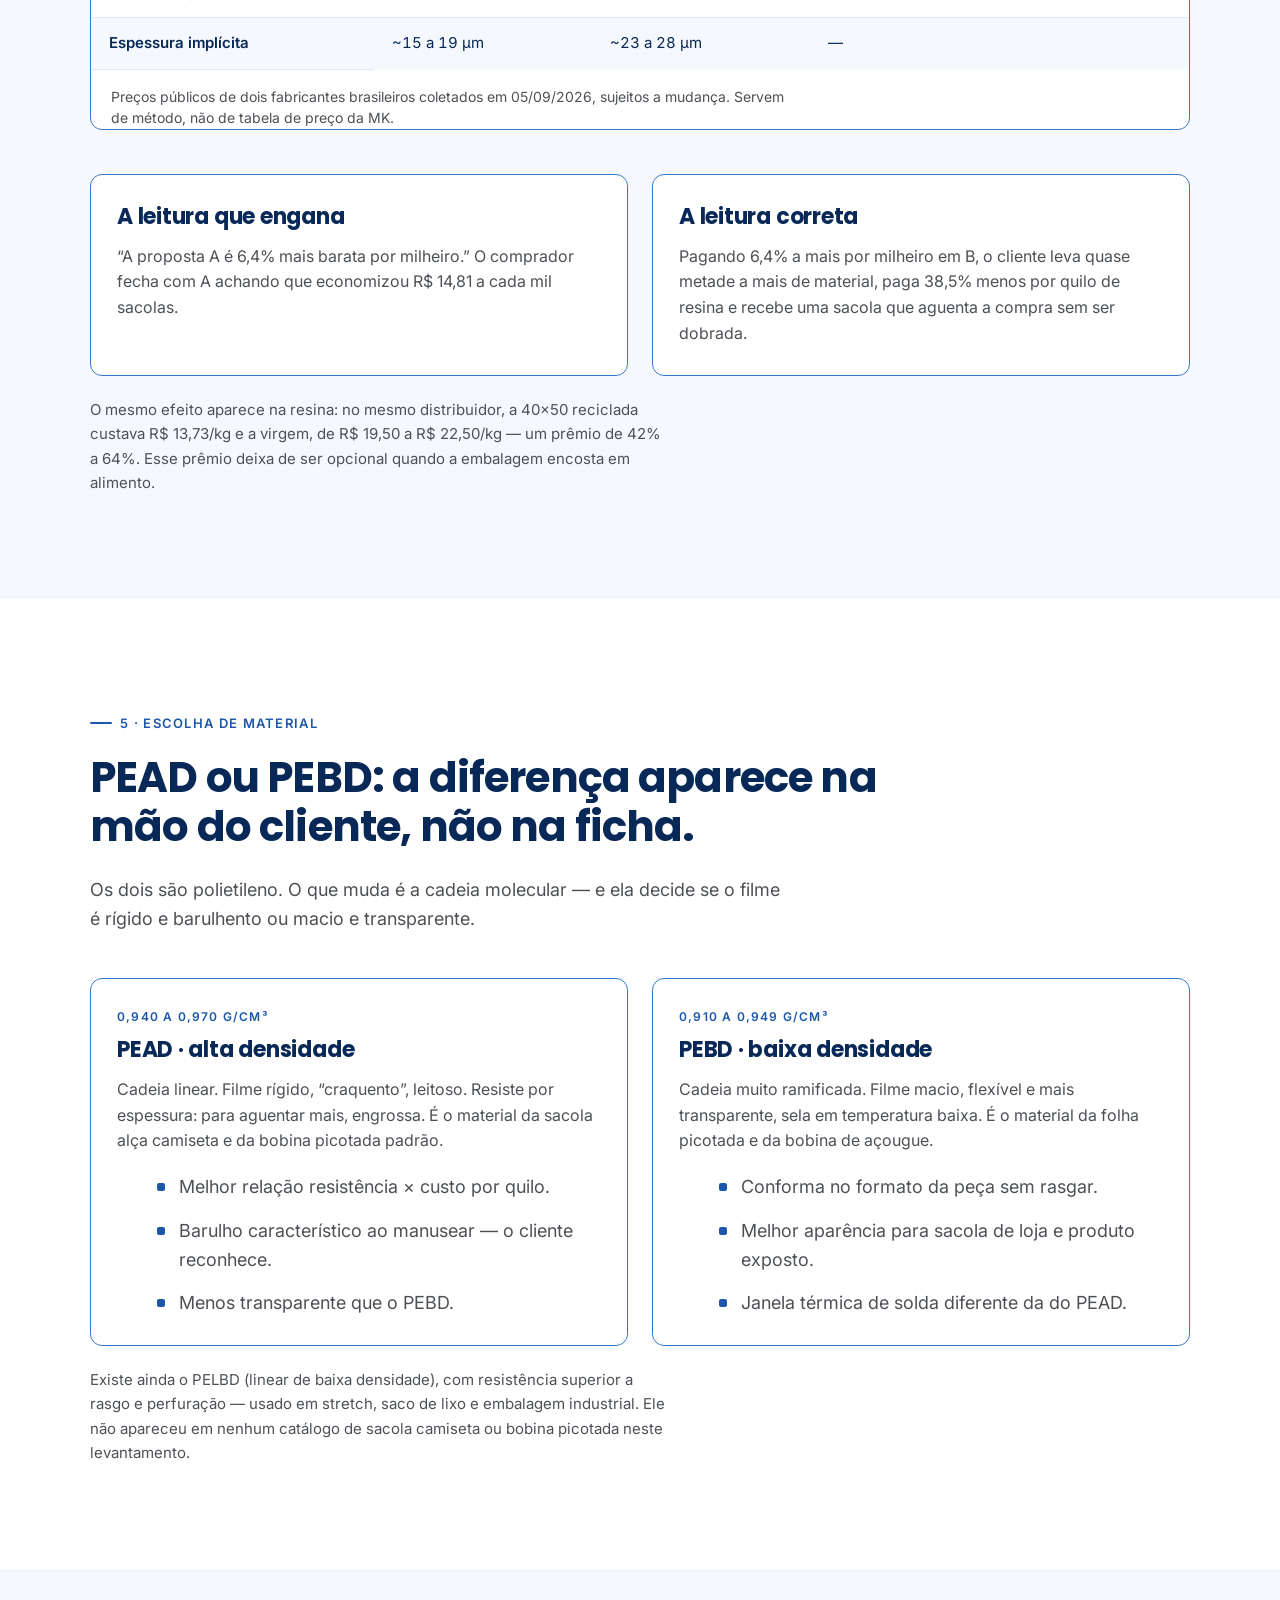
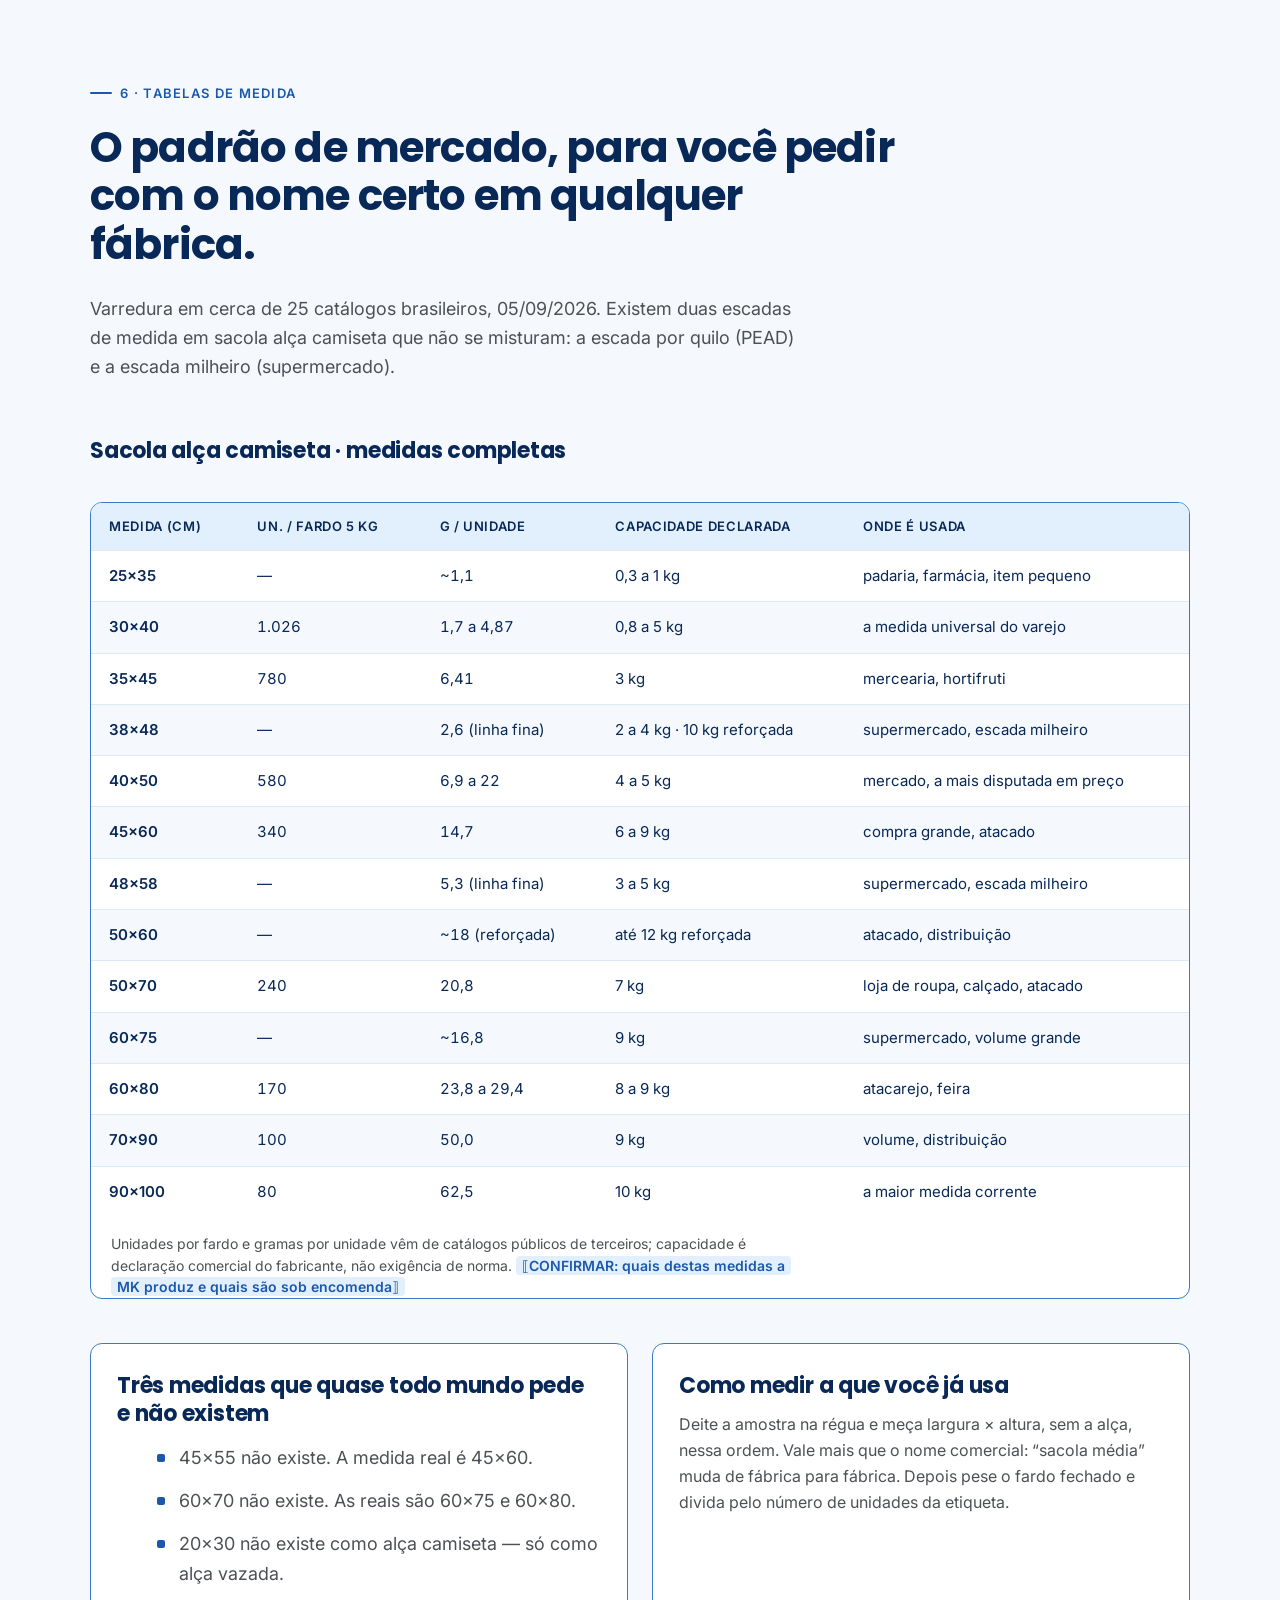
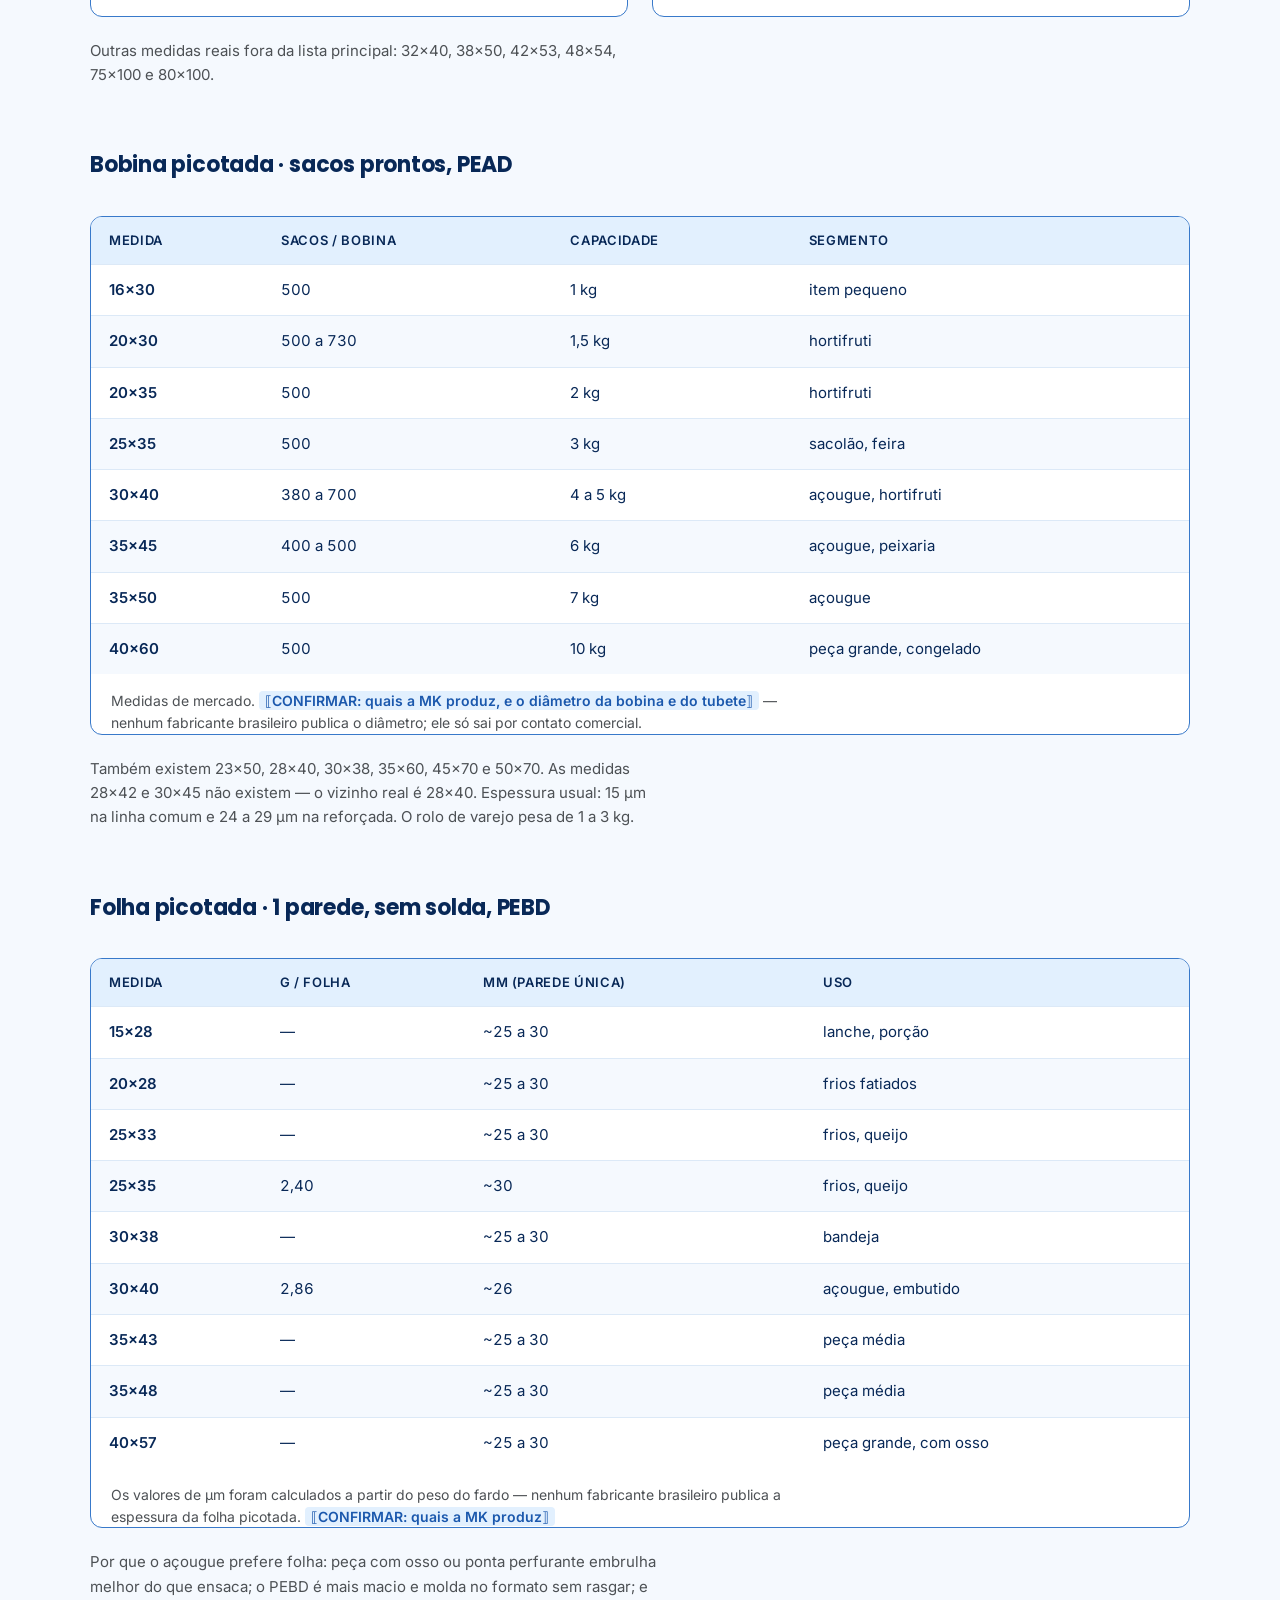
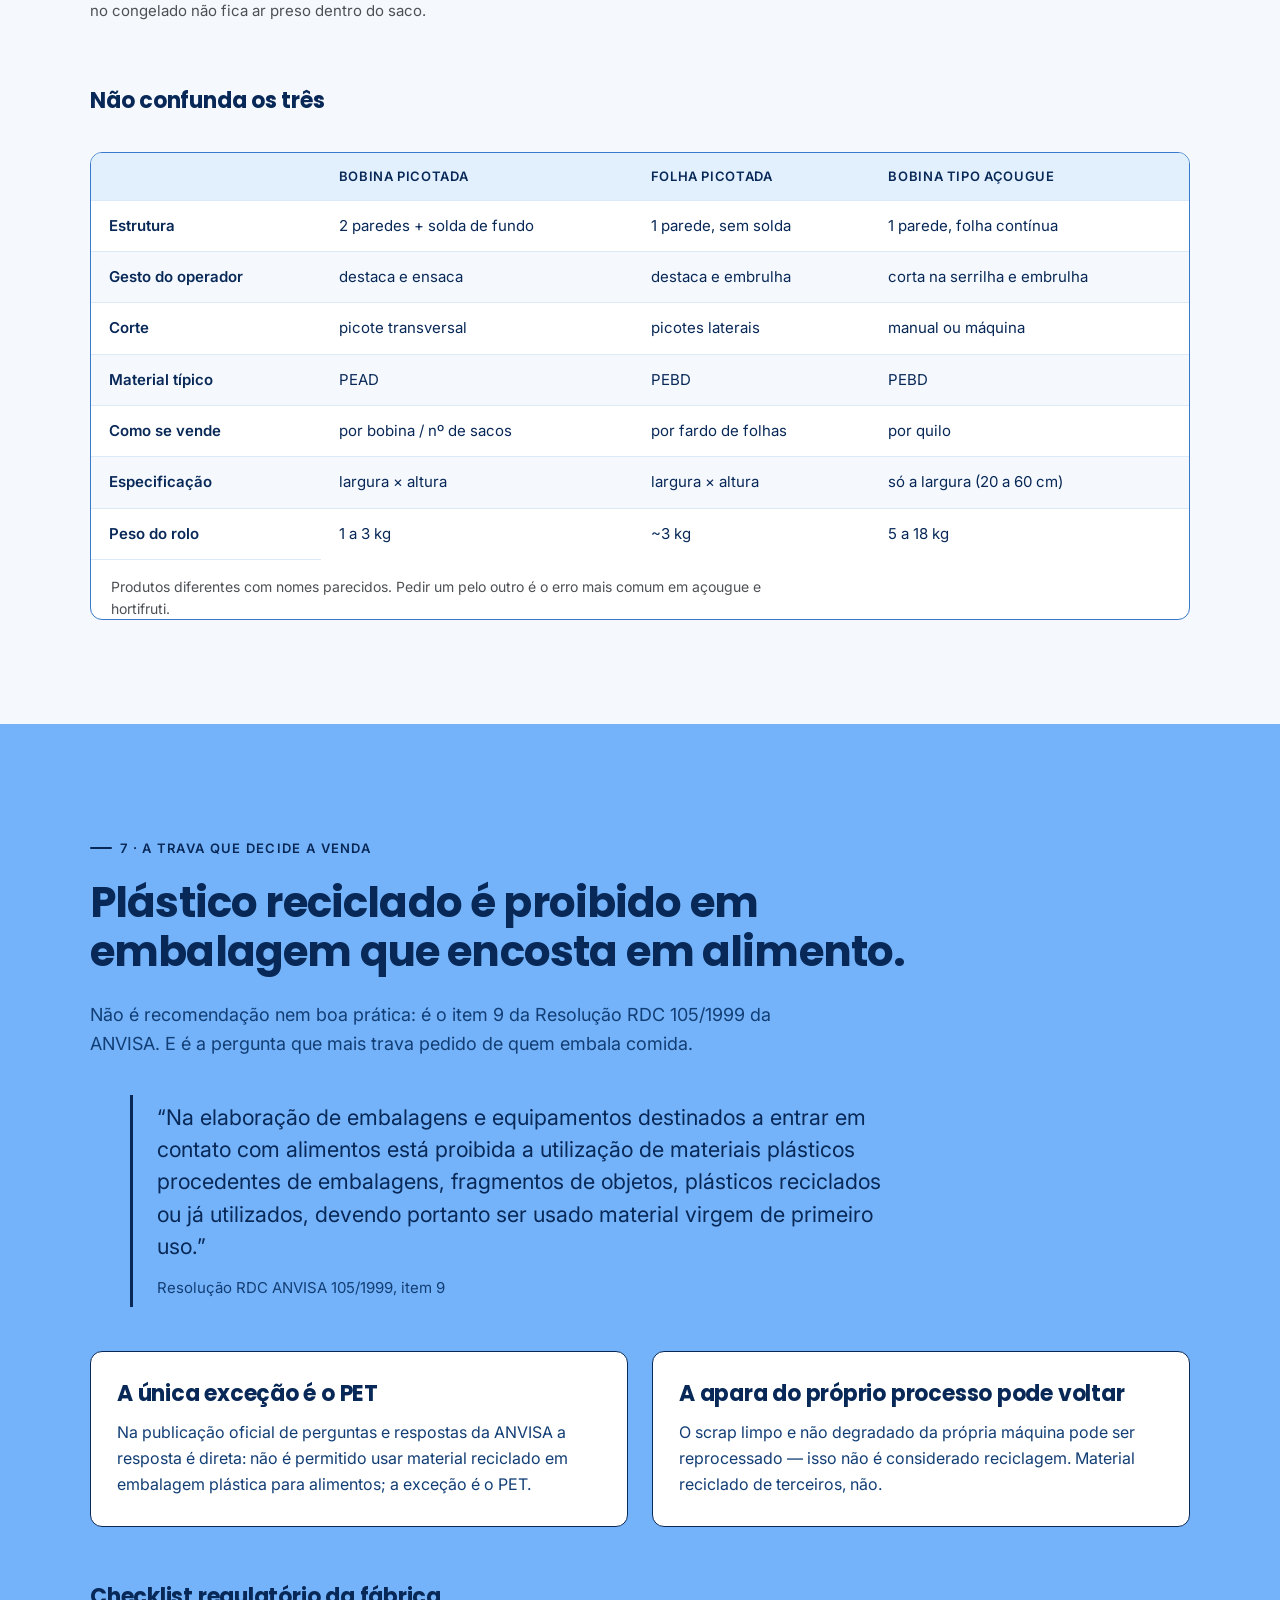
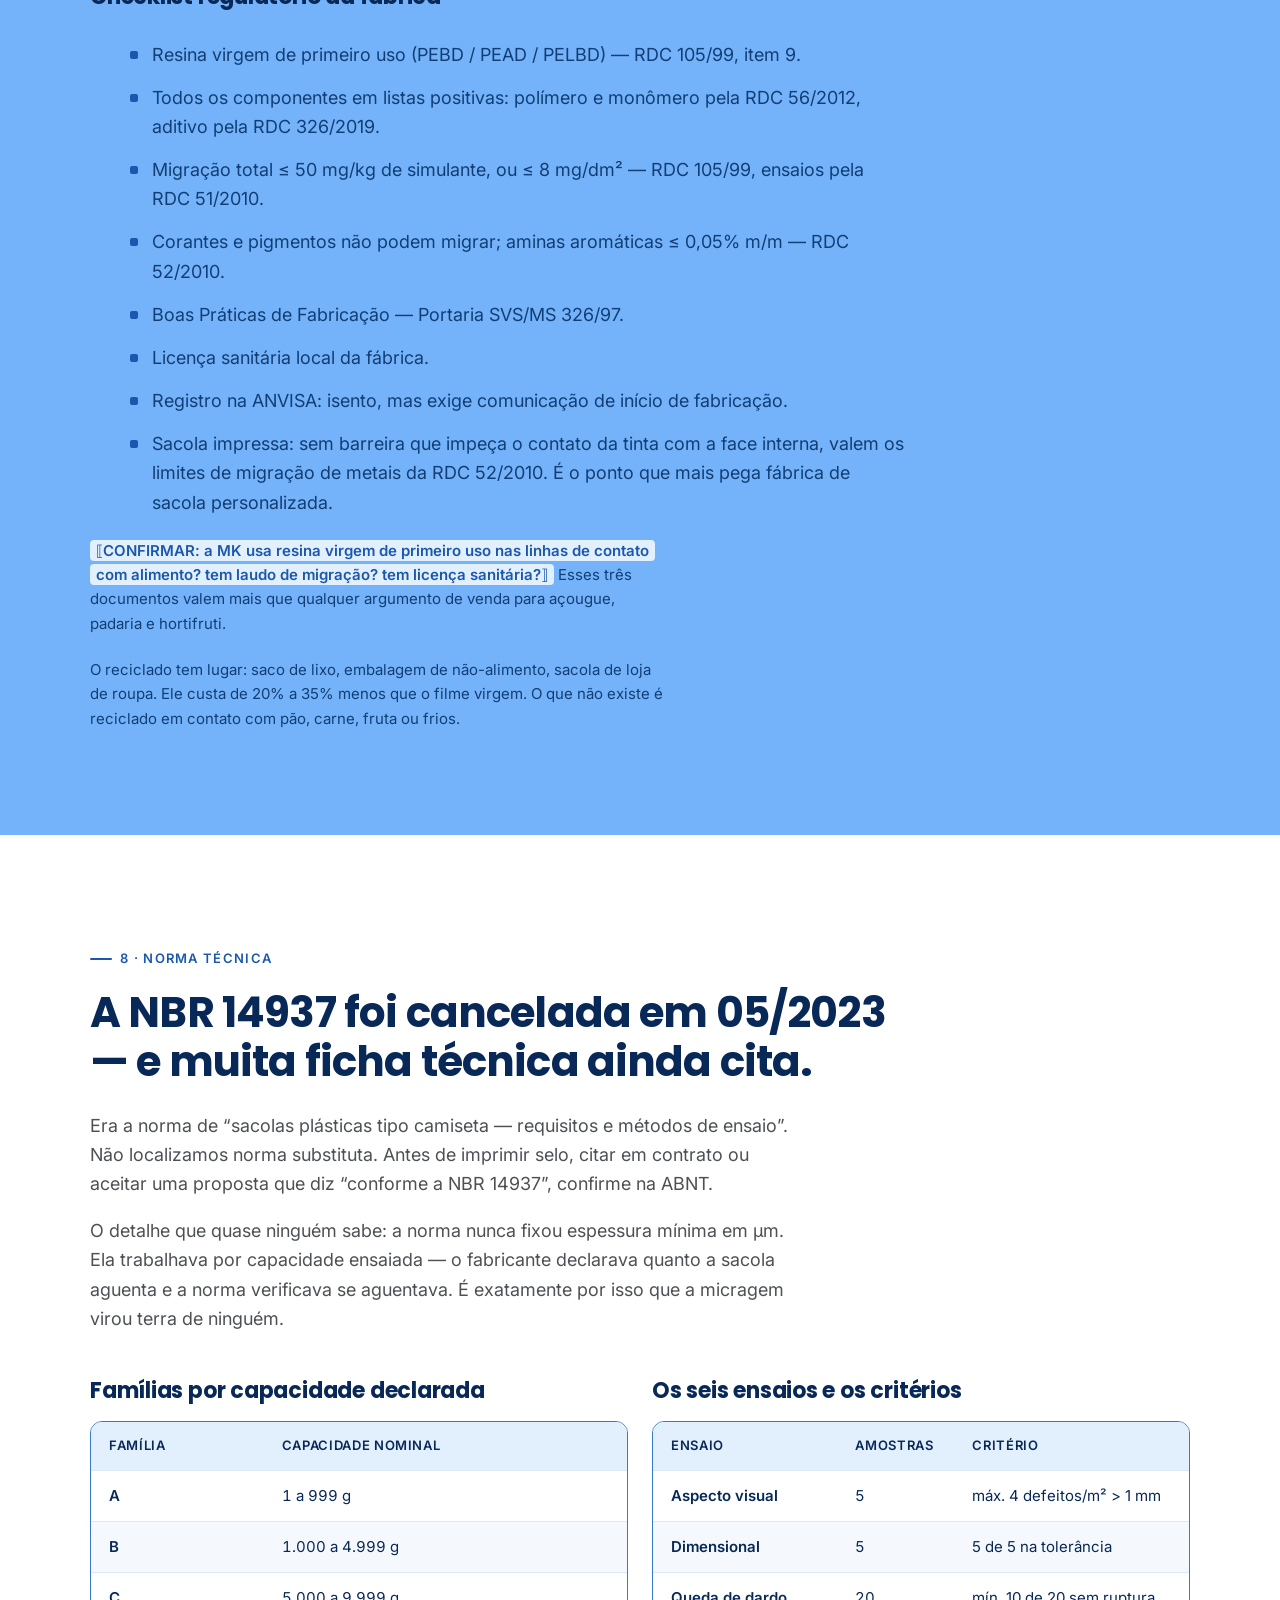
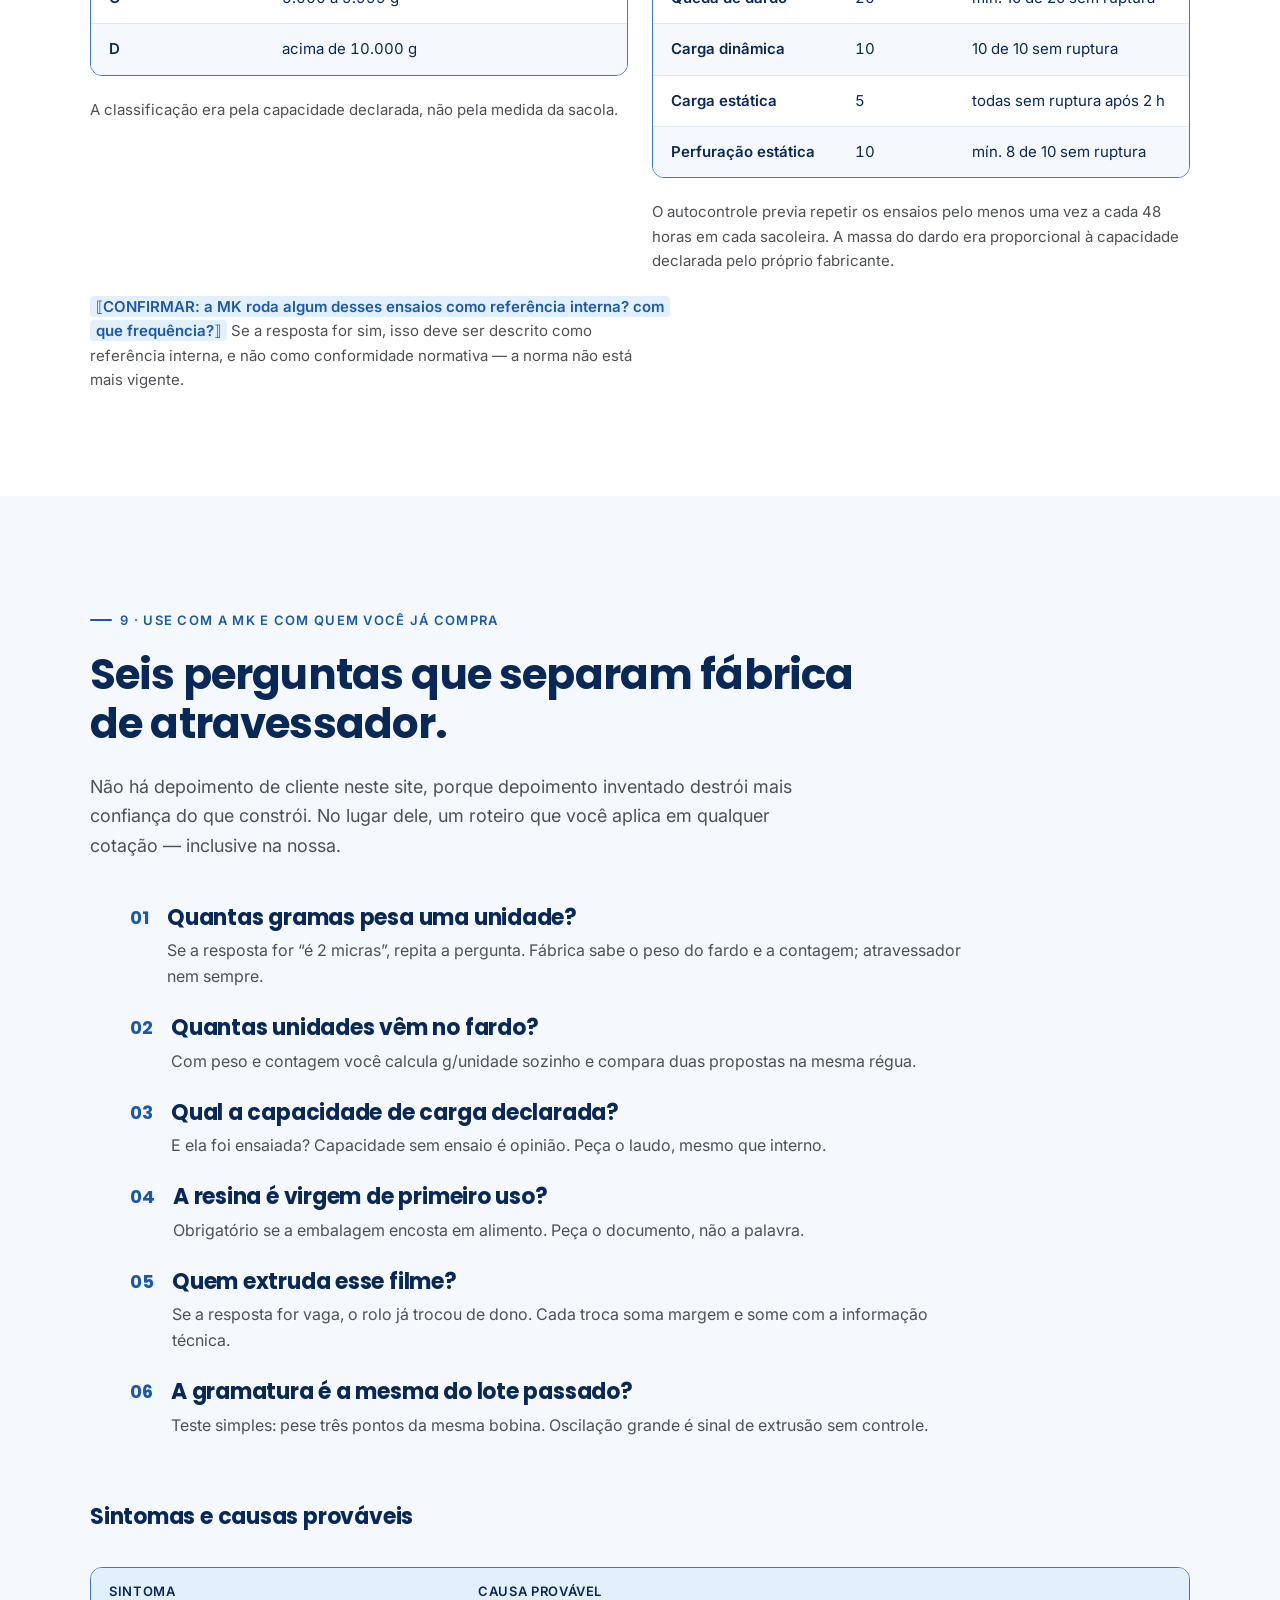
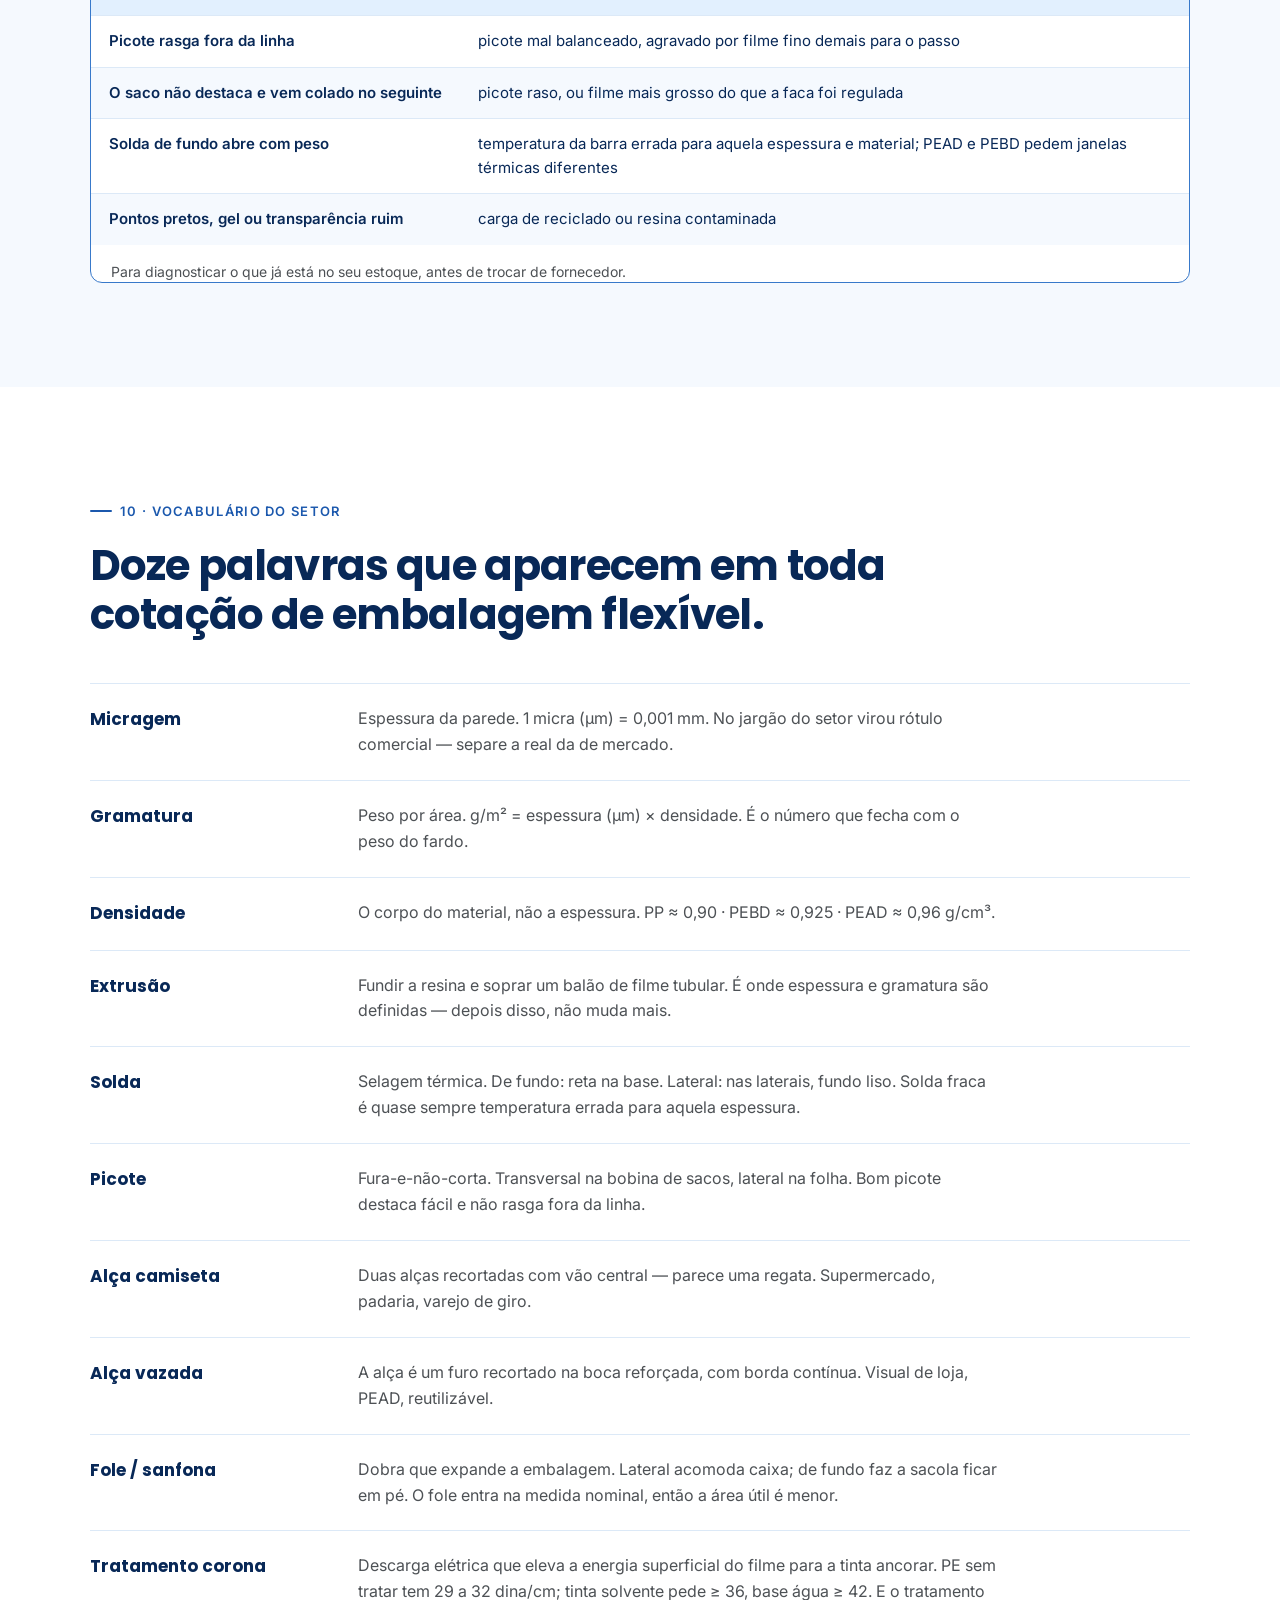
<file: guia.html>
<!DOCTYPE html>
<html lang="pt-BR">
<head>
<meta charset="utf-8">
<meta name="robots" content="noindex,nofollow">
<meta name="viewport" content="width=device-width, initial-scale=1, viewport-fit=cover">
<title>Guia técnico da embalagem plástica flexível — MK Embalagens</title>
<meta name="description" content="Micragem real, micragem de mercado e escala comercial; grama por unidade; rendimento por quilo; PEAD e PEBD; tabelas de medidas; contato com alimento pela RDC 105/1999; e a NBR 14937 cancelada.">
<meta name="theme-color" content="#E2F0FE">
<!-- Sem canonical: o domínio ainda não foi confirmado. -->
<link rel="preconnect" href="https://fonts.googleapis.com">
<link rel="preconnect" href="https://fonts.gstatic.com" crossorigin>
<link href="https://fonts.googleapis.com/css2?family=Poppins:wght@600;700&family=Inter:wght@400;500;600&display=swap" rel="stylesheet">
<style>
/* Mesmo sistema visual da home. Tokens idênticos aos de tokens.css. */
:root{color-scheme:light;
  --surface:#FFFFFF; --surface-2:#F5F9FE; --surface-3:#E2F0FE; --surface-4:#C9E2FB;
  --band:#74B3F9; --deep:#082857;
  --ink:#082857; --ink-2:#4D5155;
  --cta:#1B58AD; --cta-hover:#0F3F86; --cta-ink:#FFFFFF; --accent:#1B58AD;
  --line:#3879CA; --hairline:#DCE9F7; --focus:#1B58AD;
  --mark-bg:#E2F0FE; --mark-ink:#1B58AD;
  --wa:#25D366; --wa-ring:#004B26; --wa-halo:#FFFFFF; --wa-ink:#062B14;
  --font-display:"Poppins","Century Gothic","Futura","Trebuchet MS",system-ui,sans-serif;
  --font-body:"Inter",-apple-system,BlinkMacSystemFont,"Segoe UI",Roboto,"Helvetica Neue",Arial,sans-serif;
  --h1:clamp(2.125rem,1.35rem + 3.2vw,3.75rem);
  --h2:clamp(1.625rem,1.15rem + 2vw,2.625rem);
  --h3:clamp(1.125rem,1.03rem + .45vw,1.375rem);
  --lead:clamp(1.125rem,1.03rem + .40vw,1.375rem);
  --body:clamp(1.0625rem,1.02rem + .20vw,1.125rem);
  --lh-display:1.08; --lh-h2:1.16; --measure:64ch;
  --r-6:6px; --r-8:8px; --r-12:12px; --r-16:16px; --r-pill:999px;
  --pad-sec:clamp(80px,5vw + 40px,128px); --maxw:1180px;
  --shadow:0 1px 10px rgba(8,40,87,.08);
}
.on-band{ --ink:#082857; --ink-2:#123E75; --line:#082857; --accent:#082857;
          --focus:#082857; --surface:#FFFFFF; }
.on-deep{ --ink:#FFFFFF; --ink-2:#B7C9E0; --line:#6B87AC; --accent:#69A4E7;
          --focus:#69A4E7; --mark-bg:rgba(255,255,255,.10); --mark-ink:#8FBDF0; }
@media (prefers-color-scheme:dark) and (min-width:99999px){
  :root{
    --surface:#0B1A2E; --surface-2:#0F2440; --surface-3:#143055; --surface-4:#1A3D6B;
    --deep:#050F1C; --ink:#E2F0FE; --ink-2:#A9C2DC;
    --cta:#69A4E7; --cta-ink:#082857; --cta-hover:#8FBDF0; --accent:#69A4E7;
    --line:#7DAFED; --hairline:#1E3554; --focus:#69A4E7;
    --mark-bg:rgba(255,255,255,.10); --mark-ink:#8FBDF0;
    --wa-halo:#E2F0FE; --shadow:0 1px 10px rgba(0,0,0,.45);
  }
  .on-band{ --ink:#082857; --ink-2:#123E75; --line:#082857; --accent:#082857;
            --focus:#082857; --surface:#FFFFFF; --mark-bg:#E2F0FE; --mark-ink:#1B58AD; }
}
*,*::before,*::after{box-sizing:border-box}
html{-webkit-text-size-adjust:100%; scroll-behavior:smooth}
@media (prefers-reduced-motion:reduce){ html{scroll-behavior:auto} }
body{margin:0; background:var(--surface); color:var(--ink); font-family:var(--font-body);
  font-size:var(--body); line-height:1.62; overflow-x:hidden; font-synthesis-weight:none}
svg{max-width:100%; display:block}
h1,h2,h3,h4{font-family:var(--font-display); font-weight:700; margin:0; color:var(--ink)}
h1{font-size:var(--h1); line-height:var(--lh-display); letter-spacing:-.025em}
h2{font-size:var(--h2); line-height:var(--lh-h2); letter-spacing:-.02em}
h3{font-size:var(--h3); line-height:1.3; letter-spacing:-.01em}
h4{font-size:1rem; line-height:1.35}
p,ul,ol{margin:0}
a{color:inherit}
:focus-visible{outline:3px solid var(--focus); outline-offset:3px; border-radius:2px}
.wrap{width:100%; max-width:var(--maxw); margin-inline:auto; padding-inline:20px}
@media(min-width:760px){ .wrap{padding-inline:40px} }
.narrow{max-width:820px}
section{padding-block:var(--pad-sec)}
.bg-1{background:var(--surface)} .bg-2{background:var(--surface-2)}
.bg-3{background:var(--surface-3)} .band{background:var(--band)}
.lead{font-size:var(--lead); line-height:1.5; color:var(--ink-2); max-width:var(--measure)}
.p{color:var(--ink-2); max-width:var(--measure)} .p + .p{margin-top:18px}
.skip{position:absolute;left:12px;top:-72px;z-index:99;background:var(--deep);color:#fff;
  padding:14px 20px;border-radius:var(--r-8);text-decoration:none;transition:top .15s}
.skip:focus{top:12px}
.eyebrow{display:inline-flex; align-items:center; gap:8px; font-size:.8125rem; font-weight:600;
  letter-spacing:.10em; text-transform:uppercase; color:var(--accent); margin-bottom:20px}
.eyebrow::before{content:""; width:22px; height:2px; background:currentColor; border-radius:2px}
.btn{display:inline-flex; align-items:center; justify-content:center; gap:10px; min-height:52px;
  padding:14px 26px; border-radius:var(--r-6); font-size:1rem; font-weight:600; line-height:1.2;
  text-decoration:none; cursor:pointer; border:1px solid transparent; transition:background-color .16s}
.btn-1{background:var(--cta); color:var(--cta-ink); border-color:var(--cta)}
.btn-1:hover{background:var(--cta-hover); border-color:var(--cta-hover)}
.btn-2{background:transparent; color:var(--ink); border-color:var(--line)}
.btns{display:flex; flex-wrap:wrap; gap:14px; margin-top:36px}
.link-x{display:inline-flex; align-items:center; gap:8px; min-height:44px; color:var(--accent);
  font-weight:600; text-decoration:underline; text-underline-offset:4px; text-decoration-thickness:1px}
/* header */
.hd{position:sticky; top:0; z-index:40; background:var(--surface); border-bottom:1px solid var(--hairline)}
.hd-in{display:flex; align-items:center; gap:16px; min-height:70px}
.brand{display:flex; align-items:center; gap:12px; text-decoration:none; margin-right:auto;
  min-height:44px; padding-block:4px; color:var(--ink)}
.mono{width:42px; height:42px; flex:none; border-radius:var(--r-8); background:var(--deep);
  color:#fff; font-family:var(--font-display); font-weight:700; font-size:1.0625rem;
  display:grid; place-items:center; letter-spacing:-.02em}
.brand b{font-family:var(--font-display); font-size:1.0625rem; font-weight:700; letter-spacing:-.02em}
.hd .btn{min-height:46px; padding:10px 20px; font-size:.9375rem}
@media(max-width:639px){
  .hd .btn{padding:10px 14px; font-size:.8125rem; min-height:44px}
  .hd .btn-2{display:none}
  .brand b{font-size:.9375rem} .mono{width:38px;height:38px;font-size:1rem}
}
/* índice */
.idx{display:flex; flex-wrap:wrap; gap:12px; margin-top:44px}
.idx a{display:inline-flex; align-items:center; min-height:48px; padding:0 20px;
  border:1px solid var(--line); border-radius:var(--r-pill); background:rgba(8,40,87,.06);
  font-size:.9375rem; font-weight:500; color:var(--ink); text-decoration:none}
@media (prefers-color-scheme:dark) and (min-width:99999px){ .idx a{background:rgba(255,255,255,.08)} }
.idx a:hover{background:var(--surface-3)}
/* blocos */
.grid3{display:grid; gap:20px; margin-top:44px}
@media(min-width:820px){ .grid3{grid-template-columns:repeat(3,1fr); gap:24px} }
.grid2{display:grid; gap:20px; margin-top:44px}
@media(min-width:760px){ .grid2{grid-template-columns:1fr 1fr; gap:24px} }
.box{background:var(--surface); border:1px solid var(--line); border-radius:var(--r-12); padding:28px 26px}
.box h3{margin-bottom:12px} .box p{color:var(--ink-2); font-size:1rem}
.box .tag{display:block; font-size:.75rem; letter-spacing:.10em; text-transform:uppercase;
  color:var(--accent); font-weight:600; margin-bottom:10px}
.blk{border-top:2px solid var(--cta); padding-top:24px}
.blk h3{margin-bottom:10px} .blk p{color:var(--ink-2); font-size:1rem}
/* citação */
.quote{margin-top:36px; border-left:3px solid var(--line); padding:6px 0 6px 24px; max-width:70ch}
.quote p{font-size:var(--lead); line-height:1.5; color:var(--ink)}
.quote cite{display:block; margin-top:14px; font-style:normal; font-size:.9375rem; color:var(--ink-2)}
/* tabelas */
.tbl-scroll{margin-top:36px; overflow-x:auto; -webkit-overflow-scrolling:touch;
  border:1px solid var(--line); border-radius:var(--r-12); background:var(--surface)}
table{border-collapse:collapse; width:100%; min-width:660px; font-size:.9375rem}
caption{caption-side:bottom; text-align:left; padding:16px 20px 0; font-size:.875rem;
  line-height:1.55; color:var(--ink-2); max-width:80ch}
th,td{padding:13px 18px; text-align:left; border-bottom:1px solid var(--hairline); vertical-align:top}
thead th{background:var(--surface-3); color:var(--ink); font-weight:600; font-size:.8125rem;
  letter-spacing:.05em; text-transform:uppercase; white-space:nowrap}
tbody tr:nth-child(even){background:var(--surface-2)}
tbody tr:last-child td{border-bottom:0}
td:first-child,th[scope="row"]{font-weight:600; white-space:nowrap}
.num{font-variant-numeric:tabular-nums; white-space:nowrap}
.hint{display:flex; align-items:center; gap:8px; margin-top:14px; font-size:.8125rem; color:var(--ink-2)}
@media(min-width:820px){ .hint{display:none} }
.note{margin-top:22px; font-size:.9375rem; color:var(--ink-2); max-width:var(--measure)}
.falta{font-weight:600; color:var(--mark-ink); background:var(--mark-bg); border-radius:4px;
  padding:1px 6px; overflow-wrap:anywhere;
  box-decoration-break:clone; -webkit-box-decoration-break:clone}
/* listas */
.lst{list-style:none; margin-top:28px; display:grid; gap:14px; max-width:74ch}
.lst li{display:flex; gap:14px; color:var(--ink-2)}
.lst li::before{content:""; flex:none; width:8px; height:8px; margin-top:11px; border-radius:2px;
  background:var(--cta)}
.ol{list-style:none; counter-reset:q; display:grid; gap:24px; margin-top:44px; max-width:80ch}
.ol li{counter-increment:q; display:grid; grid-template-columns:auto 1fr; gap:18px; align-items:start}
.ol li::before{content:counter(q,decimal-leading-zero); font-family:var(--font-display);
  font-weight:700; font-size:1.125rem; color:var(--accent); line-height:1.5}
.ol h3{margin-bottom:6px} .ol p{color:var(--ink-2); font-size:1rem}
/* glossário */
.gl{margin-top:44px; border-top:1px solid var(--hairline)}
.gl div{display:grid; gap:4px; padding:22px 0; border-bottom:1px solid var(--hairline)}
@media(min-width:760px){ .gl div{grid-template-columns:240px 1fr; gap:28px} }
.gl dt{font-family:var(--font-display); font-weight:700; font-size:1.0625rem}
.gl dd{margin:0; color:var(--ink-2); font-size:1rem; max-width:var(--measure)}
/* rodapé curto do guia */
.ft{background:var(--deep); color:var(--ink); padding-block:56px 40px}
.ft .mono{background:#FFFFFF; color:#082857}
.ft-row{display:flex; flex-wrap:wrap; gap:24px; align-items:center; justify-content:space-between}
.ft p{color:var(--ink-2); font-size:.8125rem; line-height:1.7; max-width:88ch; margin-top:32px;
  padding-top:24px; border-top:1px solid var(--line)}
.wa{position:fixed; right:16px; bottom:16px; z-index:50; width:60px; height:60px;
  border-radius:var(--r-pill); background:var(--wa); color:var(--wa-ink); display:grid;
  place-items:center; text-decoration:none;
  box-shadow:0 0 0 2px var(--wa-ring), 0 0 0 5px var(--wa-halo);
  opacity:0; visibility:hidden; transform:translateY(12px);
  transition:opacity .2s, transform .2s, visibility .2s}
body.rolou .wa{opacity:1; visibility:visible; transform:none}
@media(prefers-reduced-motion:reduce){ .wa{transition:none} }
</style>
</head>
<body>
<a class="skip" href="#conteudo">Pular para o conteúdo</a>

<header class="hd">
  <div class="wrap hd-in">
    <a class="brand" href="index.html">
      <span class="mono" aria-hidden="true">MK</span><b>MK Embalagens</b>
    </a>
    <a class="btn btn-2" href="index.html">Voltar para a home</a>
    <a class="btn btn-1" href="index.html#cotacao">Pedir cotação</a>
  </div>
</header>

<main id="conteudo">

<!-- ── capa ───────────────────────────────────────────────────────────── -->
<section class="bg-3">
  <div class="wrap">
    <p class="eyebrow">Guia técnico</p>
    <h1 style="max-width:18ch">
      <span style="display:block">Como comprar embalagem</span>
      <span style="display:block;color:var(--cta)">sem depender da palavra “micragem”</span>
    </h1>
    <p class="lead" style="margin-top:28px">Tudo que não cabia na home: as três convenções de micragem que convivem no mesmo orçamento, as contas que você faz sozinho com uma balança, as tabelas de medida completas, a regra da ANVISA para contato com alimento e a norma que foi cancelada em 2023.</p>
    <nav class="idx" aria-label="Índice do guia">
      <a href="#micragem">1 · A palavra que engana</a>
      <a href="#contas">2 · As três contas</a>
      <a href="#rendimento">3 · 45 a 144 por quilo</a>
      <a href="#milheiro">4 · Milheiro × quilo</a>
      <a href="#material">5 · PEAD e PEBD</a>
      <a href="#medidas">6 · Tabelas de medida</a>
      <a href="#alimento">7 · Contato com alimento</a>
      <a href="#norma">8 · A NBR cancelada</a>
      <a href="#perguntas">9 · Seis perguntas</a>
      <a href="#glossario">10 · Vocabulário</a>
    </nav>
  </div>
</section>

<!-- ── 1 · micragem ───────────────────────────────────────────────────── -->
<section class="bg-1" id="micragem">
  <div class="wrap">
    <p class="eyebrow">1 · A palavra que engana</p>
    <h2 class="narrow">“Micra 2” de um fabricante é 9 µm de outro.</h2>
    <p class="p" style="margin-top:24px">Não existe norma brasileira em vigor que obrigue a declarar a espessura de uma sacola. Sem obrigação, o mercado criou três convenções incompatíveis para a mesma palavra — e elas convivem no mesmo orçamento.</p>

    <div class="grid3">
      <div class="box">
        <span class="tag">Convenção 01</span>
        <h3>Micragem real</h3>
        <p>A espessura física da parede, em micrômetros. 1 micra (µm) = 0,001 mm, logo “0,03 mm” são 30 µm. É a única leitura que corresponde a uma medição.</p>
      </div>
      <div class="box">
        <span class="tag">Convenção 02</span>
        <h3>Micragem de mercado</h3>
        <p>Um número derivado do peso, não da espessura. Nas palavras de um fabricante do setor: “a micragem real se refere à espessura do material, enquanto a de mercado está associada ao peso”.</p>
      </div>
      <div class="box">
        <span class="tag">Convenção 03</span>
        <h3>Escala comercial própria</h3>
        <p>“Micra 1.8”, “Micra 2”, “4.0 micras”. Aqui o número é nome de linha, não unidade física. Reconciliando com o peso do fardo, uma “Micra 2” pode dar 7,5 µm de espessura implícita.</p>
      </div>
    </div>

    <div class="tbl-scroll">
      <table>
        <caption>Espessura declarada × espessura implícita no peso. Levantamento em catálogos públicos de fabricantes brasileiros, 05/09/2026. Os nomes foram substituídos por letras.</caption>
        <thead>
          <tr><th scope="col">Produto</th><th scope="col">g / unidade</th><th scope="col">Espessura declarada</th><th scope="col">µm implícito (piso)</th><th scope="col">Leitura</th></tr>
        </thead>
        <tbody>
          <tr><td>Fornecedor A · 38×48 PEAD</td><td class="num">2,60 g</td><td>“Micra 2”</td><td class="num">7,5 µm</td><td>escala própria: o número não é µm</td></tr>
          <tr><td>Fornecedor A · 30×40 PEAD</td><td class="num">1,70 g</td><td>“Micra 1.8”</td><td class="num">7,5 µm</td><td>duas “micragens”, a mesma parede</td></tr>
          <tr><td>Fornecedor B · 40×50 PEAD</td><td class="num">5,83 g</td><td>0,035 mm (35 µm)</td><td class="num">15,3 µm</td><td>declara ~1,8× a espessura implícita</td></tr>
          <tr><td>Fornecedor C · 40×50 PEAD</td><td class="num">8,62 g</td><td>0,04 mm (40 µm)</td><td class="num">22,7 µm</td><td>declaração coerente com o peso</td></tr>
          <tr><td>Fornecedor C · 60×80 PEAD</td><td class="num">29,41 g</td><td>0,06 mm (60 µm)</td><td class="num">32,2 µm</td><td>declaração coerente com o peso</td></tr>
        </tbody>
      </table>
    </div>
    <p class="hint">→ Arraste a tabela para o lado</p>
    <p class="note">Como se calcula a coluna “µm implícito”: peso do fardo ÷ nº de unidades ÷ área das duas paredes ÷ densidade do polietileno. O resultado é um piso — a alça vazada e o vão da camiseta tiram material, então a parede real fica acima. A ordem de grandeza não muda, e é ela que importa na comparação.</p>
    <p class="note">Cuidado com a notação: quando um anúncio escreve “0,029 micras” ou “0,15 micra”, leia milímetros. São 29 µm e 150 µm.</p>
  </div>
</section>

<!-- ── 2 · as contas ──────────────────────────────────────────────────── -->
<section class="bg-2" id="contas">
  <div class="wrap">
    <p class="eyebrow">2 · As três contas</p>
    <h2 class="narrow">Uma balança de cozinha resolve o que a ficha técnica não resolve.</h2>
    <div class="grid3">
      <div class="blk"><h3>g / unidade</h3><p>peso do fardo (g) ÷ nº de unidades. É o número imune a qualquer convenção.</p></div>
      <div class="blk"><h3>g / m²</h3><p>espessura (µm) × densidade. É o que fecha com o peso do fardo.</p></div>
      <div class="blk"><h3>un / kg</h3><p>1.000 ÷ [ C(cm) × L(cm) × E(cm) ]. Serve para conferir a contagem da etiqueta.</p></div>
    </div>
    <ul class="lst">
      <li>Densidade do PEBD: 0,925 g/cm³ — cadeia ramificada, macio, transparente, sela em temperatura baixa.</li>
      <li>Densidade do PEAD: 0,96 g/cm³ — cadeia linear, rígido, leitoso, resiste por espessura.</li>
      <li>Densidade não é espessura: é o corpo do material.</li>
    </ul>
  </div>
</section>

<!-- ── 3 · rendimento ─────────────────────────────────────────────────── -->
<section class="bg-1" id="rendimento">
  <div class="wrap">
    <p class="eyebrow">3 · Mesma medida, três vezes mais plástico</p>
    <h2 class="narrow">Numa mesma 40×50, o mercado entrega de 45 a 144 sacolas por quilo.</h2>
    <p class="p" style="margin-top:24px">Todas se chamam “sacola 40×50 alça camiseta”. Entre a mais pesada e a mais leve há um fator de 3,2× em material. Nenhuma está mentindo no nome — o nome simplesmente não diz nada sobre o plástico que você leva.</p>

    <div class="tbl-scroll">
      <table>
        <caption>Rendimento anunciado em catálogos públicos brasileiros para a mesma medida 40×50, 05/09/2026.</caption>
        <thead><tr><th scope="col">Fornecedor / linha</th><th scope="col">un / kg</th><th scope="col">g por sacola (aprox.)</th><th scope="col">Serve bem para</th></tr></thead>
        <tbody>
          <tr><td>E · reciclada</td><td class="num">144</td><td class="num">~7 g</td><td>pão, roupa, item leve</td></tr>
          <tr><td>D · PEAD</td><td class="num">140</td><td class="num">~7 g</td><td>pão, roupa, item leve</td></tr>
          <tr><td>C · alta densidade</td><td class="num">116</td><td class="num">~9 g</td><td>compra média</td></tr>
          <tr><td>F · reforçada</td><td class="num">60</td><td class="num">~17 g</td><td>enlatado, garrafa</td></tr>
          <tr><td>G · reforçada</td><td class="num">45</td><td class="num">~22 g</td><td>detergente, compra pesada</td></tr>
        </tbody>
      </table>
    </div>
    <p class="hint">→ Arraste a tabela para o lado</p>

    <div class="grid2">
      <div class="box">
        <h3>Mais unidades por quilo não é vantagem</h3>
        <p>É o contrário: quanto mais unidades cabem no mesmo quilo, mais fina é cada sacola. A de 144 un/kg pesa cerca de 7 g; a de 45 un/kg pesa cerca de 22 g.</p>
      </div>
      <div class="box">
        <h3>Sacola dobrada é milheiro dobrado</h3>
        <p>Quando a embalagem é fina demais para a carga, o operador põe uma dentro da outra por conta própria. O “barato” vira duas unidades por cliente, e o custo por quilo carregado sobe.</p>
      </div>
    </div>
  </div>
</section>

<!-- ── 4 · milheiro × quilo ───────────────────────────────────────────── -->
<section class="bg-2" id="milheiro">
  <div class="wrap">
    <p class="eyebrow">4 · Como comparar duas propostas</p>
    <h2 class="narrow">Milheiro conta unidade. Quilo conta plástico. Só um dos dois paga a conta.</h2>
    <p class="p" style="margin-top:24px">Duas propostas reais de sacola 40×50 alça camiseta PEAD. A mais barata por milheiro é a que entrega menos material — e a diferença não é pequena.</p>

    <div class="tbl-scroll">
      <table>
        <caption>Preços públicos de dois fabricantes brasileiros coletados em 05/09/2026, sujeitos a mudança. Servem de método, não de tabela de preço da MK.</caption>
        <thead><tr><th scope="col">&nbsp;</th><th scope="col">Fornecedor A</th><th scope="col">Fornecedor B</th><th scope="col">Diferença</th></tr></thead>
        <tbody>
          <tr><th scope="row">Espessura declarada</th><td class="num">0,035 mm</td><td class="num">0,04 mm</td><td>—</td></tr>
          <tr><th scope="row">Preço do pacote</th><td class="num">R$ 93,50</td><td class="num">R$ 135,00</td><td>—</td></tr>
          <tr><th scope="row">Peso do pacote</th><td class="num">2,50 kg</td><td class="num">5,00 kg</td><td>—</td></tr>
          <tr><th scope="row">Unidades</th><td class="num">429</td><td class="num">580</td><td>—</td></tr>
          <tr><th scope="row">Preço por milheiro</th><td class="num">R$ 217,95</td><td class="num">R$ 232,76</td><td>A é 6,4% mais barata</td></tr>
          <tr><th scope="row">Peso por sacola</th><td class="num">5,83 g</td><td class="num">8,62 g</td><td>B tem 47,9% mais plástico</td></tr>
          <tr><th scope="row">Preço por quilo</th><td class="num">R$ 37,40</td><td class="num">R$ 27,00</td><td>A cobra 38,5% mais pelo quilo</td></tr>
          <tr><th scope="row">Espessura implícita</th><td class="num">~15 a 19 µm</td><td class="num">~23 a 28 µm</td><td>—</td></tr>
        </tbody>
      </table>
    </div>
    <p class="hint">→ Arraste a tabela para o lado</p>

    <div class="grid2">
      <div class="box">
        <h3>A leitura que engana</h3>
        <p>“A proposta A é 6,4% mais barata por milheiro.” O comprador fecha com A achando que economizou R$ 14,81 a cada mil sacolas.</p>
      </div>
      <div class="box">
        <h3>A leitura correta</h3>
        <p>Pagando 6,4% a mais por milheiro em B, o cliente leva quase metade a mais de material, paga 38,5% menos por quilo de resina e recebe uma sacola que aguenta a compra sem ser dobrada.</p>
      </div>
    </div>
    <p class="note">O mesmo efeito aparece na resina: no mesmo distribuidor, a 40×50 reciclada custava R$ 13,73/kg e a virgem, de R$ 19,50 a R$ 22,50/kg — um prêmio de 42% a 64%. Esse prêmio deixa de ser opcional quando a embalagem encosta em alimento.</p>
  </div>
</section>

<!-- ── 5 · material ───────────────────────────────────────────────────── -->
<section class="bg-1" id="material">
  <div class="wrap">
    <p class="eyebrow">5 · Escolha de material</p>
    <h2 class="narrow">PEAD ou PEBD: a diferença aparece na mão do cliente, não na ficha.</h2>
    <p class="p" style="margin-top:24px">Os dois são polietileno. O que muda é a cadeia molecular — e ela decide se o filme é rígido e barulhento ou macio e transparente.</p>
    <div class="grid2">
      <div class="box">
        <span class="tag">0,940 a 0,970 g/cm³</span>
        <h3>PEAD · alta densidade</h3>
        <p>Cadeia linear. Filme rígido, “craquento”, leitoso. Resiste por espessura: para aguentar mais, engrossa. É o material da sacola alça camiseta e da bobina picotada padrão.</p>
        <ul class="lst" style="margin-top:18px">
          <li>Melhor relação resistência × custo por quilo.</li>
          <li>Barulho característico ao manusear — o cliente reconhece.</li>
          <li>Menos transparente que o PEBD.</li>
        </ul>
      </div>
      <div class="box">
        <span class="tag">0,910 a 0,949 g/cm³</span>
        <h3>PEBD · baixa densidade</h3>
        <p>Cadeia muito ramificada. Filme macio, flexível e mais transparente, sela em temperatura baixa. É o material da folha picotada e da bobina de açougue.</p>
        <ul class="lst" style="margin-top:18px">
          <li>Conforma no formato da peça sem rasgar.</li>
          <li>Melhor aparência para sacola de loja e produto exposto.</li>
          <li>Janela térmica de solda diferente da do PEAD.</li>
        </ul>
      </div>
    </div>
    <p class="note">Existe ainda o PELBD (linear de baixa densidade), com resistência superior a rasgo e perfuração — usado em stretch, saco de lixo e embalagem industrial. Ele não apareceu em nenhum catálogo de sacola camiseta ou bobina picotada neste levantamento.</p>
  </div>
</section>

<!-- ── 6 · medidas ────────────────────────────────────────────────────── -->
<section class="bg-2" id="medidas">
  <div class="wrap">
    <p class="eyebrow">6 · Tabelas de medida</p>
    <h2 class="narrow">O padrão de mercado, para você pedir com o nome certo em qualquer fábrica.</h2>
    <p class="p" style="margin-top:24px">Varredura em cerca de 25 catálogos brasileiros, 05/09/2026. Existem duas escadas de medida em sacola alça camiseta que não se misturam: a escada por quilo (PEAD) e a escada milheiro (supermercado).</p>

    <h3 style="margin-top:56px">Sacola alça camiseta · medidas completas</h3>
    <div class="tbl-scroll">
      <table>
        <caption>Unidades por fardo e gramas por unidade vêm de catálogos públicos de terceiros; capacidade é declaração comercial do fabricante, não exigência de norma. <span class="falta">⟦CONFIRMAR: quais destas medidas a MK produz e quais são sob encomenda⟧</span></caption>
        <thead><tr><th scope="col">Medida (cm)</th><th scope="col">Un. / fardo 5 kg</th><th scope="col">g / unidade</th><th scope="col">Capacidade declarada</th><th scope="col">Onde é usada</th></tr></thead>
        <tbody>
          <tr><td>25×35</td><td class="num">—</td><td class="num">~1,1</td><td>0,3 a 1 kg</td><td>padaria, farmácia, item pequeno</td></tr>
          <tr><td>30×40</td><td class="num">1.026</td><td class="num">1,7 a 4,87</td><td>0,8 a 5 kg</td><td>a medida universal do varejo</td></tr>
          <tr><td>35×45</td><td class="num">780</td><td class="num">6,41</td><td>3 kg</td><td>mercearia, hortifruti</td></tr>
          <tr><td>38×48</td><td class="num">—</td><td class="num">2,6 (linha fina)</td><td>2 a 4 kg · 10 kg reforçada</td><td>supermercado, escada milheiro</td></tr>
          <tr><td>40×50</td><td class="num">580</td><td class="num">6,9 a 22</td><td>4 a 5 kg</td><td>mercado, a mais disputada em preço</td></tr>
          <tr><td>45×60</td><td class="num">340</td><td class="num">14,7</td><td>6 a 9 kg</td><td>compra grande, atacado</td></tr>
          <tr><td>48×58</td><td class="num">—</td><td class="num">5,3 (linha fina)</td><td>3 a 5 kg</td><td>supermercado, escada milheiro</td></tr>
          <tr><td>50×60</td><td class="num">—</td><td class="num">~18 (reforçada)</td><td>até 12 kg reforçada</td><td>atacado, distribuição</td></tr>
          <tr><td>50×70</td><td class="num">240</td><td class="num">20,8</td><td>7 kg</td><td>loja de roupa, calçado, atacado</td></tr>
          <tr><td>60×75</td><td class="num">—</td><td class="num">~16,8</td><td>9 kg</td><td>supermercado, volume grande</td></tr>
          <tr><td>60×80</td><td class="num">170</td><td class="num">23,8 a 29,4</td><td>8 a 9 kg</td><td>atacarejo, feira</td></tr>
          <tr><td>70×90</td><td class="num">100</td><td class="num">50,0</td><td>9 kg</td><td>volume, distribuição</td></tr>
          <tr><td>90×100</td><td class="num">80</td><td class="num">62,5</td><td>10 kg</td><td>a maior medida corrente</td></tr>
        </tbody>
      </table>
    </div>
    <p class="hint">→ Arraste a tabela para o lado</p>

    <div class="grid2">
      <div class="box">
        <h3>Três medidas que quase todo mundo pede e não existem</h3>
        <ul class="lst" style="margin-top:14px">
          <li>45×55 não existe. A medida real é 45×60.</li>
          <li>60×70 não existe. As reais são 60×75 e 60×80.</li>
          <li>20×30 não existe como alça camiseta — só como alça vazada.</li>
        </ul>
      </div>
      <div class="box">
        <h3>Como medir a que você já usa</h3>
        <p>Deite a amostra na régua e meça largura × altura, sem a alça, nessa ordem. Vale mais que o nome comercial: “sacola média” muda de fábrica para fábrica. Depois pese o fardo fechado e divida pelo número de unidades da etiqueta.</p>
      </div>
    </div>
    <p class="note">Outras medidas reais fora da lista principal: 32×40, 38×50, 42×53, 48×54, 75×100 e 80×100.</p>

    <h3 style="margin-top:64px">Bobina picotada · sacos prontos, PEAD</h3>
    <div class="tbl-scroll">
      <table>
        <caption>Medidas de mercado. <span class="falta">⟦CONFIRMAR: quais a MK produz, e o diâmetro da bobina e do tubete⟧</span> — nenhum fabricante brasileiro publica o diâmetro; ele só sai por contato comercial.</caption>
        <thead><tr><th scope="col">Medida</th><th scope="col">Sacos / bobina</th><th scope="col">Capacidade</th><th scope="col">Segmento</th></tr></thead>
        <tbody>
          <tr><td>16×30</td><td class="num">500</td><td>1 kg</td><td>item pequeno</td></tr>
          <tr><td>20×30</td><td class="num">500 a 730</td><td>1,5 kg</td><td>hortifruti</td></tr>
          <tr><td>20×35</td><td class="num">500</td><td>2 kg</td><td>hortifruti</td></tr>
          <tr><td>25×35</td><td class="num">500</td><td>3 kg</td><td>sacolão, feira</td></tr>
          <tr><td>30×40</td><td class="num">380 a 700</td><td>4 a 5 kg</td><td>açougue, hortifruti</td></tr>
          <tr><td>35×45</td><td class="num">400 a 500</td><td>6 kg</td><td>açougue, peixaria</td></tr>
          <tr><td>35×50</td><td class="num">500</td><td>7 kg</td><td>açougue</td></tr>
          <tr><td>40×60</td><td class="num">500</td><td>10 kg</td><td>peça grande, congelado</td></tr>
        </tbody>
      </table>
    </div>
    <p class="note">Também existem 23×50, 28×40, 30×38, 35×60, 45×70 e 50×70. As medidas 28×42 e 30×45 não existem — o vizinho real é 28×40. Espessura usual: 15 µm na linha comum e 24 a 29 µm na reforçada. O rolo de varejo pesa de 1 a 3 kg.</p>

    <h3 style="margin-top:64px">Folha picotada · 1 parede, sem solda, PEBD</h3>
    <div class="tbl-scroll">
      <table>
        <caption>Os valores de µm foram calculados a partir do peso do fardo — nenhum fabricante brasileiro publica a espessura da folha picotada. <span class="falta">⟦CONFIRMAR: quais a MK produz⟧</span></caption>
        <thead><tr><th scope="col">Medida</th><th scope="col">g / folha</th><th scope="col">µm (parede única)</th><th scope="col">Uso</th></tr></thead>
        <tbody>
          <tr><td>15×28</td><td class="num">—</td><td class="num">~25 a 30</td><td>lanche, porção</td></tr>
          <tr><td>20×28</td><td class="num">—</td><td class="num">~25 a 30</td><td>frios fatiados</td></tr>
          <tr><td>25×33</td><td class="num">—</td><td class="num">~25 a 30</td><td>frios, queijo</td></tr>
          <tr><td>25×35</td><td class="num">2,40</td><td class="num">~30</td><td>frios, queijo</td></tr>
          <tr><td>30×38</td><td class="num">—</td><td class="num">~25 a 30</td><td>bandeja</td></tr>
          <tr><td>30×40</td><td class="num">2,86</td><td class="num">~26</td><td>açougue, embutido</td></tr>
          <tr><td>35×43</td><td class="num">—</td><td class="num">~25 a 30</td><td>peça média</td></tr>
          <tr><td>35×48</td><td class="num">—</td><td class="num">~25 a 30</td><td>peça média</td></tr>
          <tr><td>40×57</td><td class="num">—</td><td class="num">~25 a 30</td><td>peça grande, com osso</td></tr>
        </tbody>
      </table>
    </div>
    <p class="note">Por que o açougue prefere folha: peça com osso ou ponta perfurante embrulha melhor do que ensaca; o PEBD é mais macio e molda no formato sem rasgar; e no congelado não fica ar preso dentro do saco.</p>

    <h3 style="margin-top:64px">Não confunda os três</h3>
    <div class="tbl-scroll">
      <table>
        <caption>Produtos diferentes com nomes parecidos. Pedir um pelo outro é o erro mais comum em açougue e hortifruti.</caption>
        <thead><tr><th scope="col">&nbsp;</th><th scope="col">Bobina picotada</th><th scope="col">Folha picotada</th><th scope="col">Bobina tipo açougue</th></tr></thead>
        <tbody>
          <tr><th scope="row">Estrutura</th><td>2 paredes + solda de fundo</td><td>1 parede, sem solda</td><td>1 parede, folha contínua</td></tr>
          <tr><th scope="row">Gesto do operador</th><td>destaca e ensaca</td><td>destaca e embrulha</td><td>corta na serrilha e embrulha</td></tr>
          <tr><th scope="row">Corte</th><td>picote transversal</td><td>picotes laterais</td><td>manual ou máquina</td></tr>
          <tr><th scope="row">Material típico</th><td>PEAD</td><td>PEBD</td><td>PEBD</td></tr>
          <tr><th scope="row">Como se vende</th><td>por bobina / nº de sacos</td><td>por fardo de folhas</td><td>por quilo</td></tr>
          <tr><th scope="row">Especificação</th><td>largura × altura</td><td>largura × altura</td><td>só a largura (20 a 60 cm)</td></tr>
          <tr><th scope="row">Peso do rolo</th><td>1 a 3 kg</td><td>~3 kg</td><td>5 a 18 kg</td></tr>
        </tbody>
      </table>
    </div>
    <p class="hint">→ Arraste a tabela para o lado</p>
  </div>
</section>

<!-- ── 7 · alimento (a faixa azul do logo) ────────────────────────────── -->
<section class="band on-band" id="alimento">
  <div class="wrap">
    <p class="eyebrow">7 · A trava que decide a venda</p>
    <h2 class="narrow">Plástico reciclado é proibido em embalagem que encosta em alimento.</h2>
    <p class="p" style="margin-top:24px">Não é recomendação nem boa prática: é o item 9 da Resolução RDC 105/1999 da ANVISA. E é a pergunta que mais trava pedido de quem embala comida.</p>

    <blockquote class="quote">
      <p>“Na elaboração de embalagens e equipamentos destinados a entrar em contato com alimentos está proibida a utilização de materiais plásticos procedentes de embalagens, fragmentos de objetos, plásticos reciclados ou já utilizados, devendo portanto ser usado material virgem de primeiro uso.”</p>
      <cite>Resolução RDC ANVISA 105/1999, item 9</cite>
    </blockquote>

    <div class="grid2">
      <div class="box">
        <h3>A única exceção é o PET</h3>
        <p>Na publicação oficial de perguntas e respostas da ANVISA a resposta é direta: não é permitido usar material reciclado em embalagem plástica para alimentos; a exceção é o PET.</p>
      </div>
      <div class="box">
        <h3>A apara do próprio processo pode voltar</h3>
        <p>O scrap limpo e não degradado da própria máquina pode ser reprocessado — isso não é considerado reciclagem. Material reciclado de terceiros, não.</p>
      </div>
    </div>

    <h3 style="margin-top:56px">Checklist regulatório da fábrica</h3>
    <ul class="lst">
      <li>Resina virgem de primeiro uso (PEBD / PEAD / PELBD) — RDC 105/99, item 9.</li>
      <li>Todos os componentes em listas positivas: polímero e monômero pela RDC 56/2012, aditivo pela RDC 326/2019.</li>
      <li>Migração total ≤ 50 mg/kg de simulante, ou ≤ 8 mg/dm² — RDC 105/99, ensaios pela RDC 51/2010.</li>
      <li>Corantes e pigmentos não podem migrar; aminas aromáticas ≤ 0,05% m/m — RDC 52/2010.</li>
      <li>Boas Práticas de Fabricação — Portaria SVS/MS 326/97.</li>
      <li>Licença sanitária local da fábrica.</li>
      <li>Registro na ANVISA: isento, mas exige comunicação de início de fabricação.</li>
      <li>Sacola impressa: sem barreira que impeça o contato da tinta com a face interna, valem os limites de migração de metais da RDC 52/2010. É o ponto que mais pega fábrica de sacola personalizada.</li>
    </ul>
    <p class="note"><span class="falta">⟦CONFIRMAR: a MK usa resina virgem de primeiro uso nas linhas de contato com alimento? tem laudo de migração? tem licença sanitária?⟧</span> Esses três documentos valem mais que qualquer argumento de venda para açougue, padaria e hortifruti.</p>
    <p class="note">O reciclado tem lugar: saco de lixo, embalagem de não-alimento, sacola de loja de roupa. Ele custa de 20% a 35% menos que o filme virgem. O que não existe é reciclado em contato com pão, carne, fruta ou frios.</p>
  </div>
</section>

<!-- ── 8 · norma ──────────────────────────────────────────────────────── -->
<section class="bg-1" id="norma">
  <div class="wrap">
    <p class="eyebrow">8 · Norma técnica</p>
    <h2 class="narrow">A NBR 14937 foi cancelada em 05/2023 — e muita ficha técnica ainda cita.</h2>
    <p class="p" style="margin-top:24px">Era a norma de “sacolas plásticas tipo camiseta — requisitos e métodos de ensaio”. Não localizamos norma substituta. Antes de imprimir selo, citar em contrato ou aceitar uma proposta que diz “conforme a NBR 14937”, confirme na ABNT.</p>
    <p class="p">O detalhe que quase ninguém sabe: a norma nunca fixou espessura mínima em µm. Ela trabalhava por capacidade ensaiada — o fabricante declarava quanto a sacola aguenta e a norma verificava se aguentava. É exatamente por isso que a micragem virou terra de ninguém.</p>

    <div class="grid2">
      <div>
        <h3 style="margin-bottom:16px">Famílias por capacidade declarada</h3>
        <div class="tbl-scroll" style="margin-top:0">
          <table style="min-width:0">
            <thead><tr><th scope="col">Família</th><th scope="col">Capacidade nominal</th></tr></thead>
            <tbody>
              <tr><td>A</td><td class="num">1 a 999 g</td></tr>
              <tr><td>B</td><td class="num">1.000 a 4.999 g</td></tr>
              <tr><td>C</td><td class="num">5.000 a 9.999 g</td></tr>
              <tr><td>D</td><td class="num">acima de 10.000 g</td></tr>
            </tbody>
          </table>
        </div>
        <p class="note">A classificação era pela capacidade declarada, não pela medida da sacola.</p>
      </div>
      <div>
        <h3 style="margin-bottom:16px">Os seis ensaios e os critérios</h3>
        <div class="tbl-scroll" style="margin-top:0">
          <table style="min-width:0">
            <thead><tr><th scope="col">Ensaio</th><th scope="col">Amostras</th><th scope="col">Critério</th></tr></thead>
            <tbody>
              <tr><td>Aspecto visual</td><td class="num">5</td><td>máx. 4 defeitos/m² &gt; 1 mm</td></tr>
              <tr><td>Dimensional</td><td class="num">5</td><td>5 de 5 na tolerância</td></tr>
              <tr><td>Queda de dardo</td><td class="num">20</td><td>mín. 10 de 20 sem ruptura</td></tr>
              <tr><td>Carga dinâmica</td><td class="num">10</td><td>10 de 10 sem ruptura</td></tr>
              <tr><td>Carga estática</td><td class="num">5</td><td>todas sem ruptura após 2 h</td></tr>
              <tr><td>Perfuração estática</td><td class="num">10</td><td>mín. 8 de 10 sem ruptura</td></tr>
            </tbody>
          </table>
        </div>
        <p class="note">O autocontrole previa repetir os ensaios pelo menos uma vez a cada 48 horas em cada sacoleira. A massa do dardo era proporcional à capacidade declarada pelo próprio fabricante.</p>
      </div>
    </div>
    <p class="note"><span class="falta">⟦CONFIRMAR: a MK roda algum desses ensaios como referência interna? com que frequência?⟧</span> Se a resposta for sim, isso deve ser descrito como referência interna, e não como conformidade normativa — a norma não está mais vigente.</p>
  </div>
</section>

<!-- ── 9 · seis perguntas ─────────────────────────────────────────────── -->
<section class="bg-2" id="perguntas">
  <div class="wrap">
    <p class="eyebrow">9 · Use com a MK e com quem você já compra</p>
    <h2 class="narrow">Seis perguntas que separam fábrica de atravessador.</h2>
    <p class="p" style="margin-top:24px">Não há depoimento de cliente neste site, porque depoimento inventado destrói mais confiança do que constrói. No lugar dele, um roteiro que você aplica em qualquer cotação — inclusive na nossa.</p>

    <ol class="ol">
      <li><div><h3>Quantas gramas pesa uma unidade?</h3><p>Se a resposta for “é 2 micras”, repita a pergunta. Fábrica sabe o peso do fardo e a contagem; atravessador nem sempre.</p></div></li>
      <li><div><h3>Quantas unidades vêm no fardo?</h3><p>Com peso e contagem você calcula g/unidade sozinho e compara duas propostas na mesma régua.</p></div></li>
      <li><div><h3>Qual a capacidade de carga declarada?</h3><p>E ela foi ensaiada? Capacidade sem ensaio é opinião. Peça o laudo, mesmo que interno.</p></div></li>
      <li><div><h3>A resina é virgem de primeiro uso?</h3><p>Obrigatório se a embalagem encosta em alimento. Peça o documento, não a palavra.</p></div></li>
      <li><div><h3>Quem extruda esse filme?</h3><p>Se a resposta for vaga, o rolo já trocou de dono. Cada troca soma margem e some com a informação técnica.</p></div></li>
      <li><div><h3>A gramatura é a mesma do lote passado?</h3><p>Teste simples: pese três pontos da mesma bobina. Oscilação grande é sinal de extrusão sem controle.</p></div></li>
    </ol>

    <h3 style="margin-top:64px">Sintomas e causas prováveis</h3>
    <div class="tbl-scroll">
      <table>
        <caption>Para diagnosticar o que já está no seu estoque, antes de trocar de fornecedor.</caption>
        <thead><tr><th scope="col">Sintoma</th><th scope="col">Causa provável</th></tr></thead>
        <tbody>
          <tr><td>Picote rasga fora da linha</td><td>picote mal balanceado, agravado por filme fino demais para o passo</td></tr>
          <tr><td>O saco não destaca e vem colado no seguinte</td><td>picote raso, ou filme mais grosso do que a faca foi regulada</td></tr>
          <tr><td>Solda de fundo abre com peso</td><td>temperatura da barra errada para aquela espessura e material; PEAD e PEBD pedem janelas térmicas diferentes</td></tr>
          <tr><td>Pontos pretos, gel ou transparência ruim</td><td>carga de reciclado ou resina contaminada</td></tr>
        </tbody>
      </table>
    </div>
    <p class="hint">→ Arraste a tabela para o lado</p>
  </div>
</section>

<!-- ── 10 · glossário ─────────────────────────────────────────────────── -->
<section class="bg-1" id="glossario">
  <div class="wrap">
    <p class="eyebrow">10 · Vocabulário do setor</p>
    <h2 class="narrow">Doze palavras que aparecem em toda cotação de embalagem flexível.</h2>
    <dl class="gl">
      <div><dt>Micragem</dt><dd>Espessura da parede. 1 micra (µm) = 0,001 mm. No jargão do setor virou rótulo comercial — separe a real da de mercado.</dd></div>
      <div><dt>Gramatura</dt><dd>Peso por área. g/m² = espessura (µm) × densidade. É o número que fecha com o peso do fardo.</dd></div>
      <div><dt>Densidade</dt><dd>O corpo do material, não a espessura. PP ≈ 0,90 · PEBD ≈ 0,925 · PEAD ≈ 0,96 g/cm³.</dd></div>
      <div><dt>Extrusão</dt><dd>Fundir a resina e soprar um balão de filme tubular. É onde espessura e gramatura são definidas — depois disso, não muda mais.</dd></div>
      <div><dt>Solda</dt><dd>Selagem térmica. De fundo: reta na base. Lateral: nas laterais, fundo liso. Solda fraca é quase sempre temperatura errada para aquela espessura.</dd></div>
      <div><dt>Picote</dt><dd>Fura-e-não-corta. Transversal na bobina de sacos, lateral na folha. Bom picote destaca fácil e não rasga fora da linha.</dd></div>
      <div><dt>Alça camiseta</dt><dd>Duas alças recortadas com vão central — parece uma regata. Supermercado, padaria, varejo de giro.</dd></div>
      <div><dt>Alça vazada</dt><dd>A alça é um furo recortado na boca reforçada, com borda contínua. Visual de loja, PEAD, reutilizável.</dd></div>
      <div><dt>Fole / sanfona</dt><dd>Dobra que expande a embalagem. Lateral acomoda caixa; de fundo faz a sacola ficar em pé. O fole entra na medida nominal, então a área útil é menor.</dd></div>
      <div><dt>Tratamento corona</dt><dd>Descarga elétrica que eleva a energia superficial do filme para a tinta ancorar. PE sem tratar tem 29 a 32 dina/cm; tinta solvente pede ≥ 36, base água ≥ 42. E o tratamento decai com o tempo.</dd></div>
      <div><dt>Flexografia</dt><dd>Impressão rotativa com clichê de fotopolímero em relevo. Mais de 70% do mercado mundial de embalagem flexível. Cada cor é um clichê — por isso o custo sobe por cor, não por metro.</dd></div>
      <div><dt>Milheiro e fardo</dt><dd>Milheiro = 1.000 unidades. Fardo pode ser por peso (1 / 2,5 / 3 / 5 kg) ou por contagem (6 × 1.000 un). Os dois não se comparam direto.</dd></div>
    </dl>
  </div>
</section>

<!-- ── faixa de CTA ───────────────────────────────────────────────────── -->
<section class="bg-3">
  <div class="wrap">
    <h2 style="max-width:20ch">Agora você já sabe o que perguntar. Pergunte para a gente também.</h2>
    <p class="lead" style="margin-top:20px">Diga o que você embala e quanto precisa aguentar.</p>
    <div class="btns">
      <a class="btn btn-1" href="index.html#cotacao">Pedir cotação</a>
      <a class="btn btn-2" href="index.html">Voltar para a home</a>
    </div>
  </div>
</section>

</main>

<footer class="ft on-deep">
  <div class="wrap">
    <div class="ft-row">
      <a class="brand" href="index.html" style="color:#FFFFFF">
        <span class="mono" aria-hidden="true">MK</span><b>MK Embalagens</b>
      </a>
      <a class="link-x" href="index.html">Voltar para a home</a>
    </div>
    <p>Este guia é levantamento de padrão de mercado feito em catálogos públicos de fabricantes brasileiros em 05/09/2026, e não a linha de produção confirmada da MK. Preços e medidas de terceiros mudam. Os campos marcados aguardam confirmação. Endereço, telefone e dados de registro estão na home.</p>
  </div>
</footer>

<a class="wa" aria-label="Falar com a MK Embalagens no WhatsApp" href="https://wa.me/">
  <svg width="30" height="30" viewBox="0 0 24 24" fill="currentColor" aria-hidden="true">
    <path d="M19.05 4.91A9.82 9.82 0 0 0 12.04 2C6.58 2 2.13 6.45 2.13 11.91c0 1.75.46 3.45 1.32 4.95L2 22l5.25-1.38a9.86 9.86 0 0 0 4.79 1.22h.01c5.46 0 9.9-4.45 9.9-9.91 0-2.65-1.03-5.14-2.9-7.02zM12.05 20.2a8.2 8.2 0 0 1-4.19-1.15l-.3-.18-3.12.82.83-3.04-.2-.31a8.19 8.19 0 0 1-1.26-4.38c0-4.54 3.7-8.23 8.24-8.23 2.2 0 4.27.86 5.82 2.42a8.17 8.17 0 0 1 2.41 5.82c0 4.54-3.7 8.23-8.23 8.23zm4.52-6.16c-.25-.13-1.47-.72-1.69-.81-.23-.08-.39-.12-.56.13-.16.24-.64.8-.78.97-.15.16-.29.18-.53.06-.25-.13-1.05-.39-1.99-1.23-.74-.66-1.24-1.47-1.38-1.72-.15-.25-.02-.38.11-.5.11-.11.25-.29.37-.44.13-.15.17-.25.25-.41.09-.17.04-.31-.02-.44-.06-.12-.56-1.34-.76-1.84-.2-.48-.41-.42-.56-.43h-.48c-.16 0-.43.06-.65.31-.23.25-.86.84-.86 2.05s.88 2.38 1 2.54c.13.17 1.74 2.65 4.2 3.72.59.25 1.05.4 1.4.52.59.19 1.13.16 1.55.1.47-.07 1.47-.6 1.67-1.18.21-.58.21-1.07.15-1.18-.06-.11-.23-.17-.48-.29z"/>
  </svg>
</a>
<noscript><style>.wa{opacity:1;visibility:visible;transform:none}</style></noscript>
<script>
(function(){var b=document.body,on=false;
function chk(){var s=window.scrollY>420; if(s!==on){on=s;b.classList.toggle('rolou',s);}}
addEventListener('scroll',chk,{passive:true}); chk();})();
</script>
</body>
</html>
</file>
